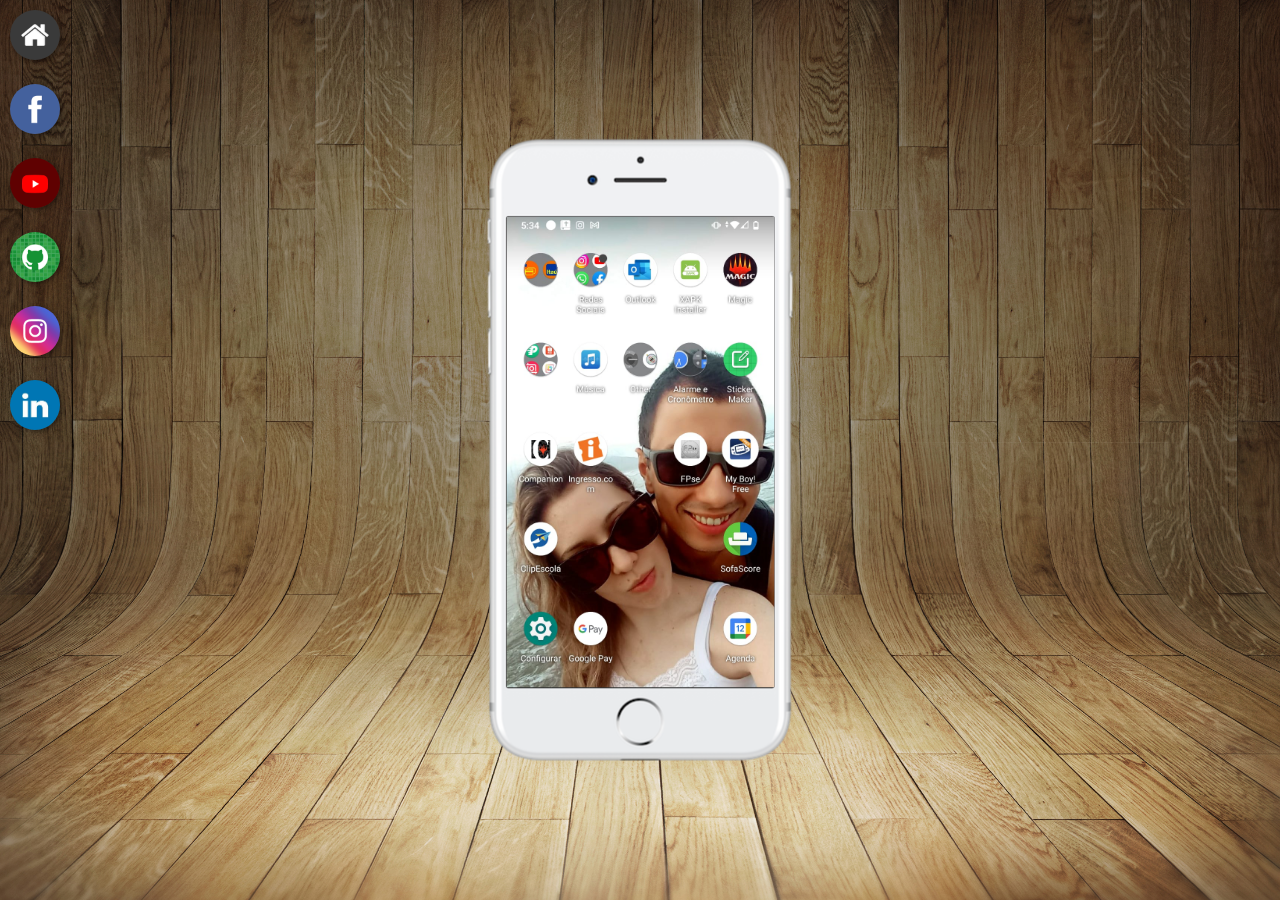
<file: index.html>
<!DOCTYPE html>
<html lang="pt-BR">
<head>
    <meta charset="UTF-8">
    <meta http-equiv="X-UA-Compatible" content="IE=edge">
    <meta name="viewport" content="width=device-width, initial-scale=1.0">
    <link rel="shortcut icon" href="favicon.ico" type="image/x-icon">
    <link rel="stylesheet" href="estilos/style.css">
    <title>Projetos Redes Sociais</title>
</head>
<body>
    
   <main>
    <section id="telefone">
        <iframe src="home.html" name="tela" id="tela" frameborder="0">
            Seu navegador não é compatível com isso.
        </iframe>
    </section>
    <section id="redes-sociais">
        <a href="home.html" target="tela"><img src="imagens/logo-home.jpg" alt=""></a><br>
        <a href="facebook.html" target="tela"><img src="imagens/logo-facebook.jpg" alt=""></a><br>
        <a href="youtube.html" target="tela"><img src="imagens/logo-youtube.jpg" alt=""></a><br>
        <a href="github.html" target="tela"><img src="imagens/logo-github.jpg" alt=""></a><br>
        <a href="instagram.html" target="tela"><img src="imagens/logo-instagram.jpg" alt=""></a><br>
        <a href="linkedln.html" target="tela"><img src="imagens/logolink.jpg" alt=""></a>
    </section>
   </main>
    
</body>
</html>
</file>
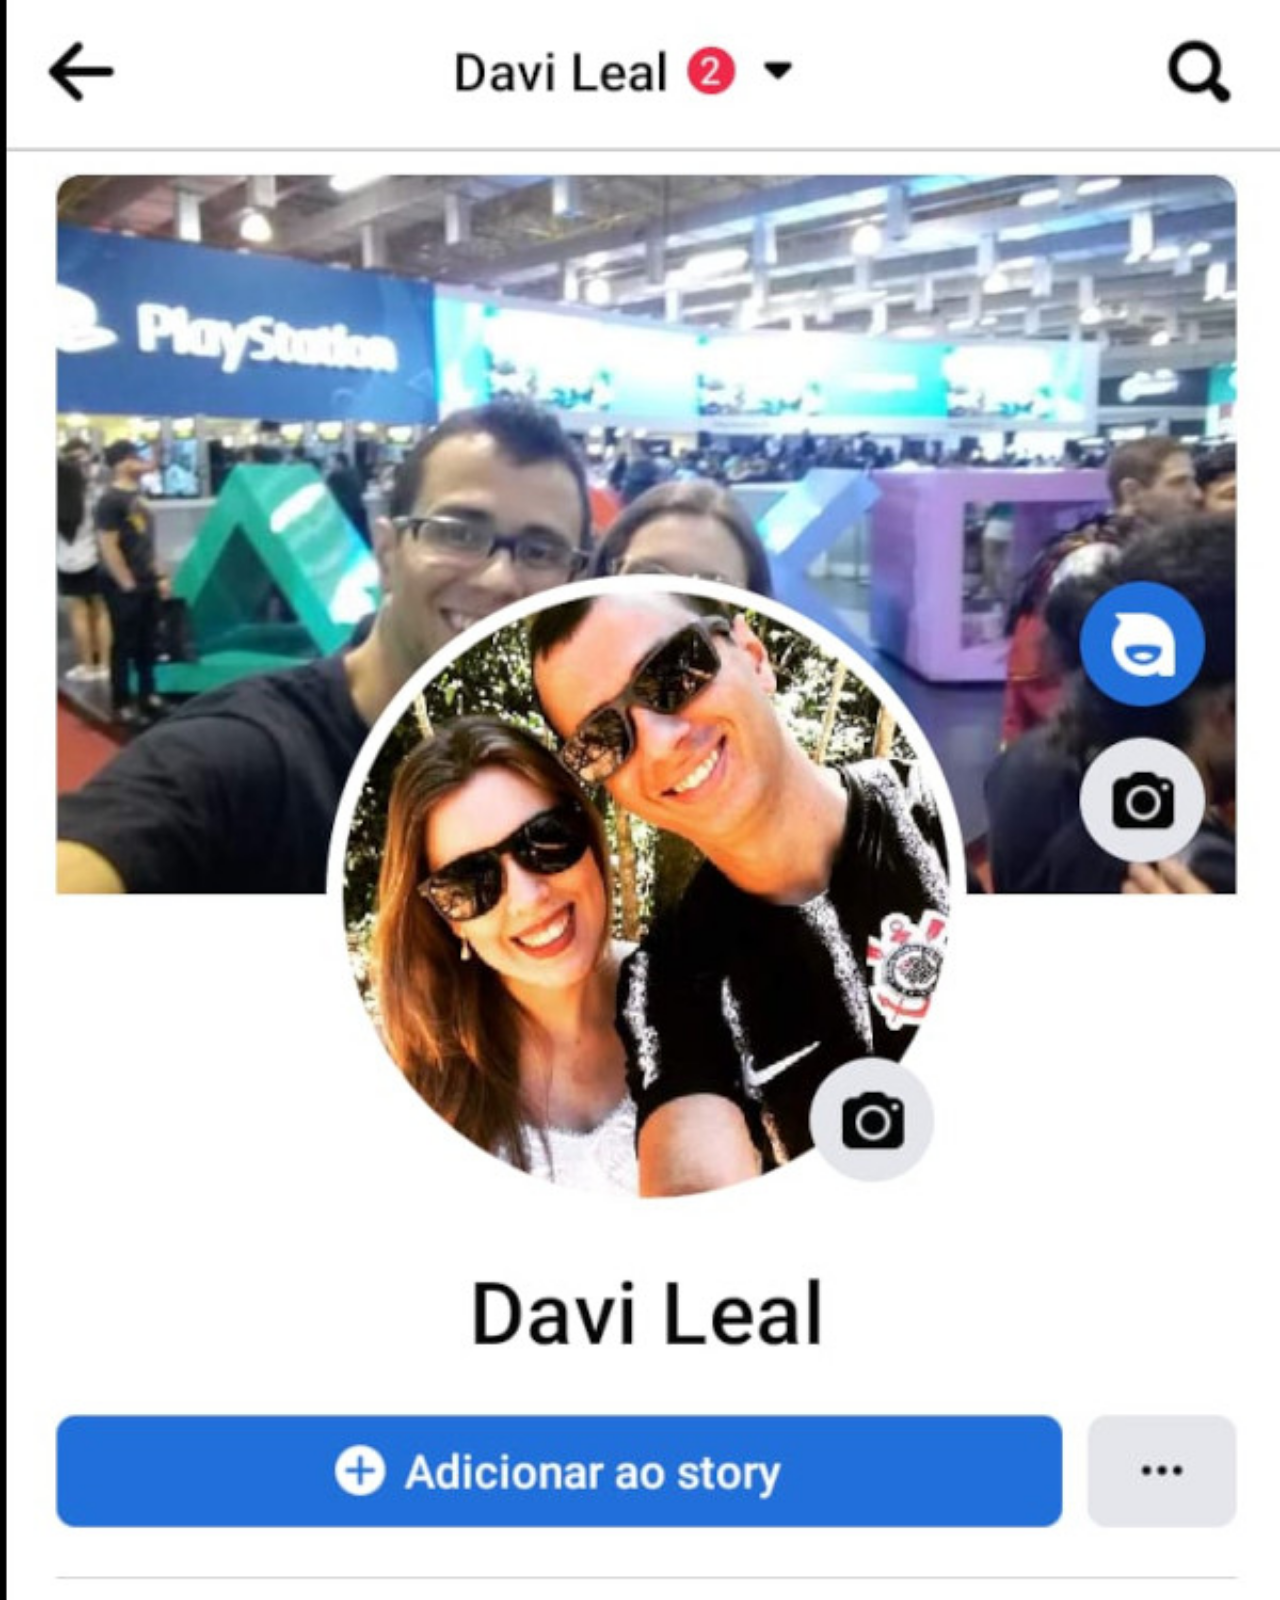
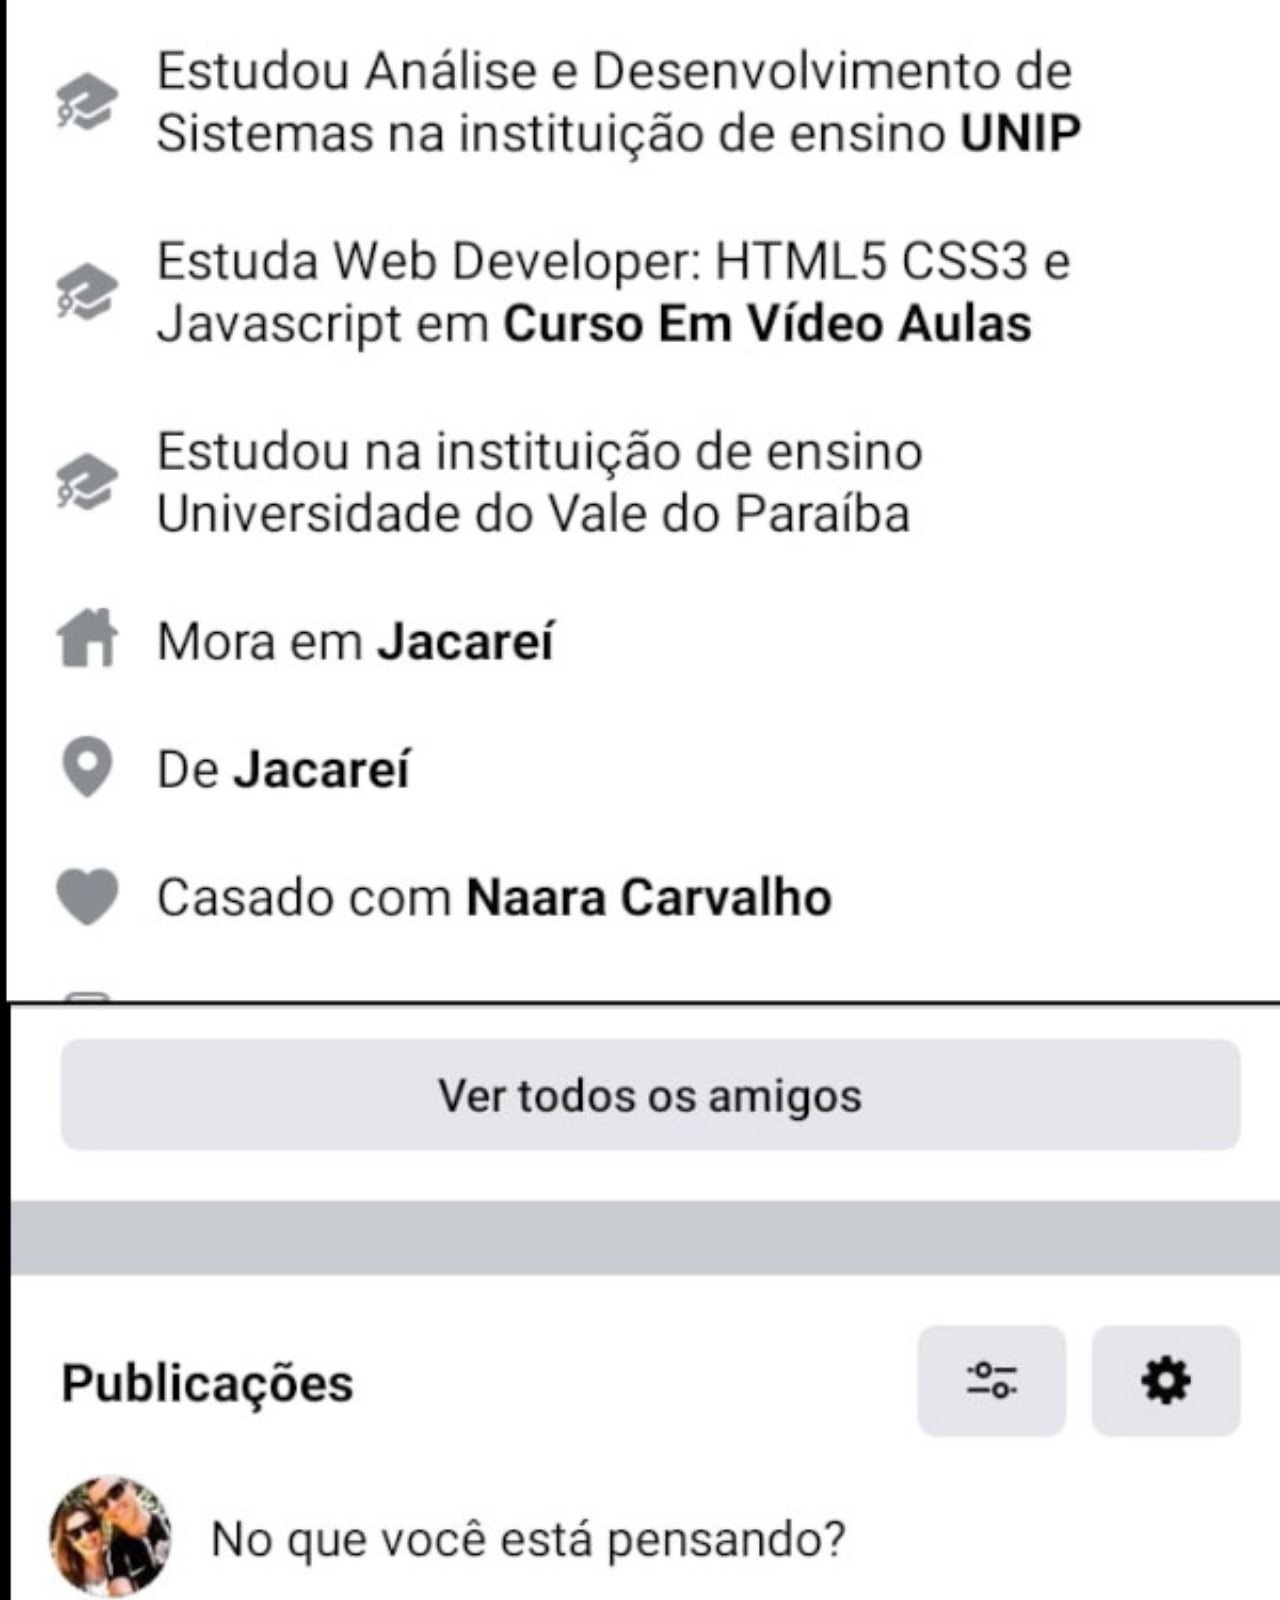
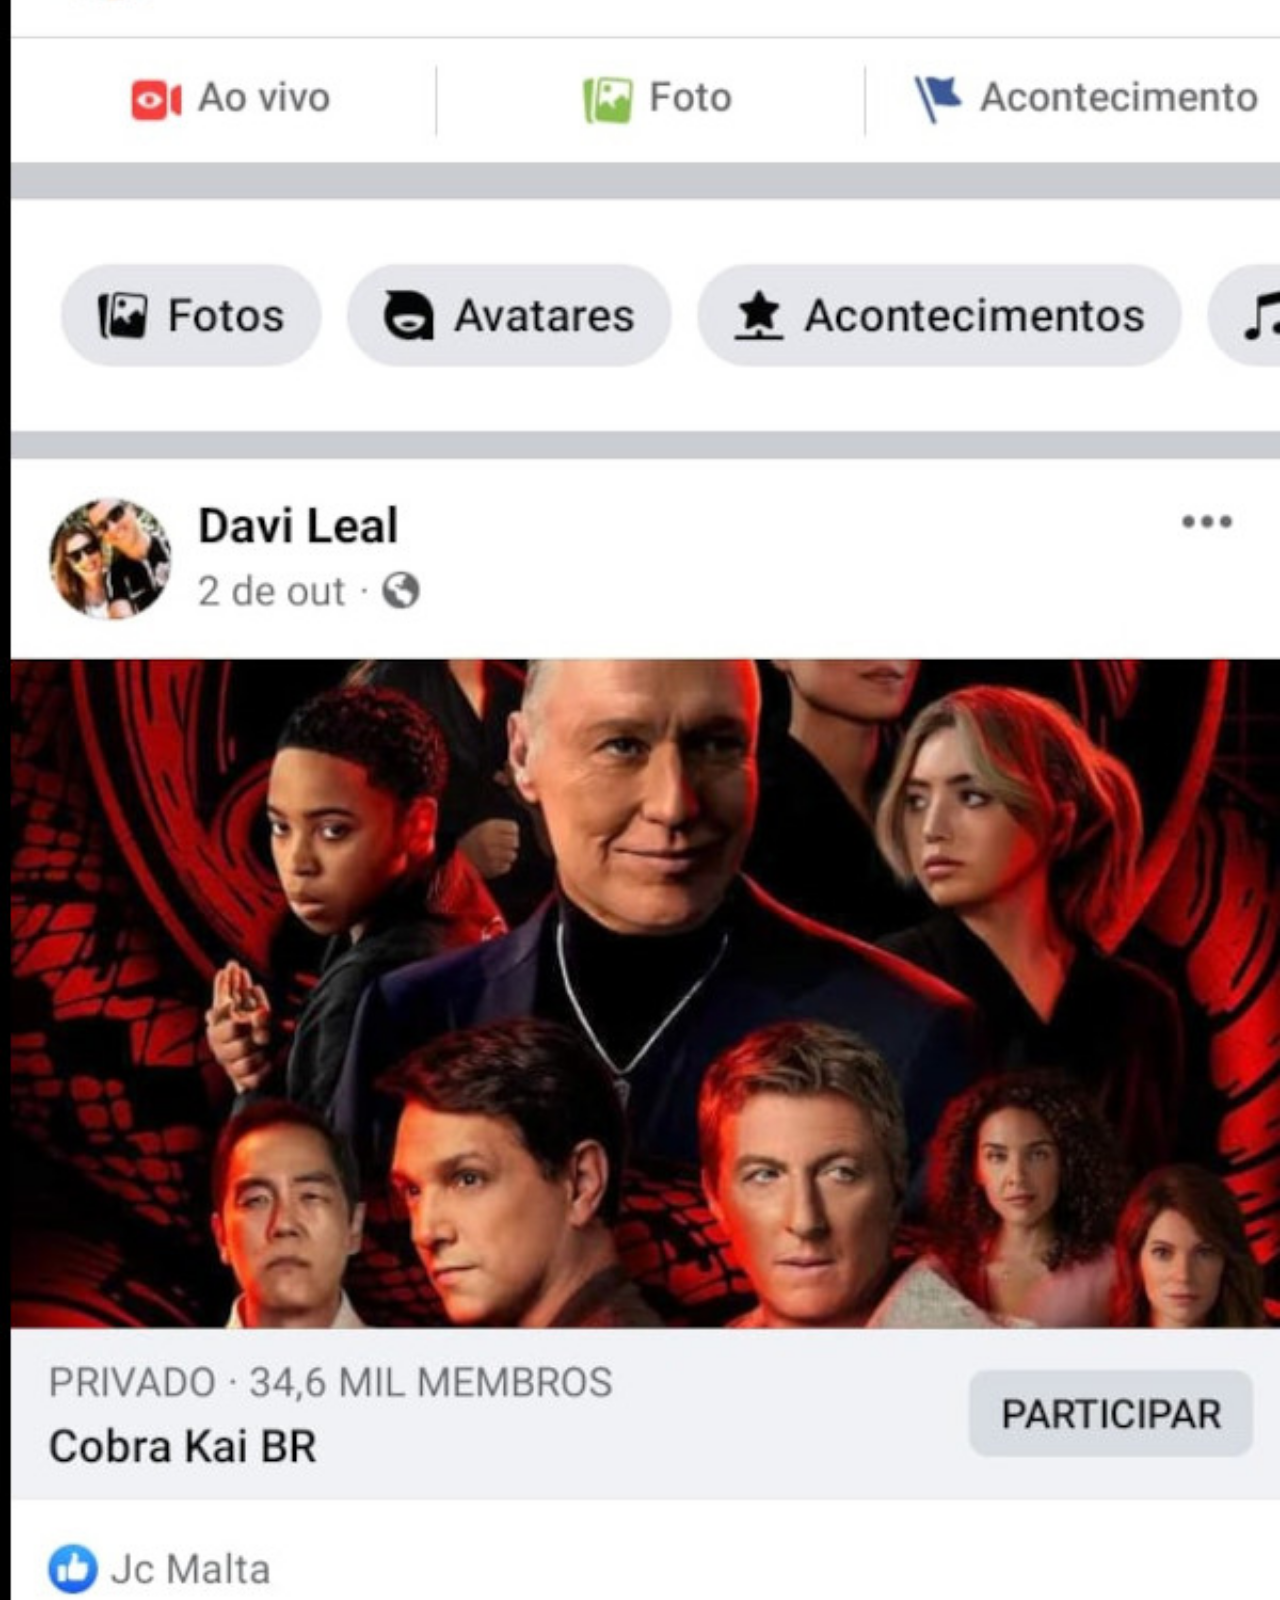
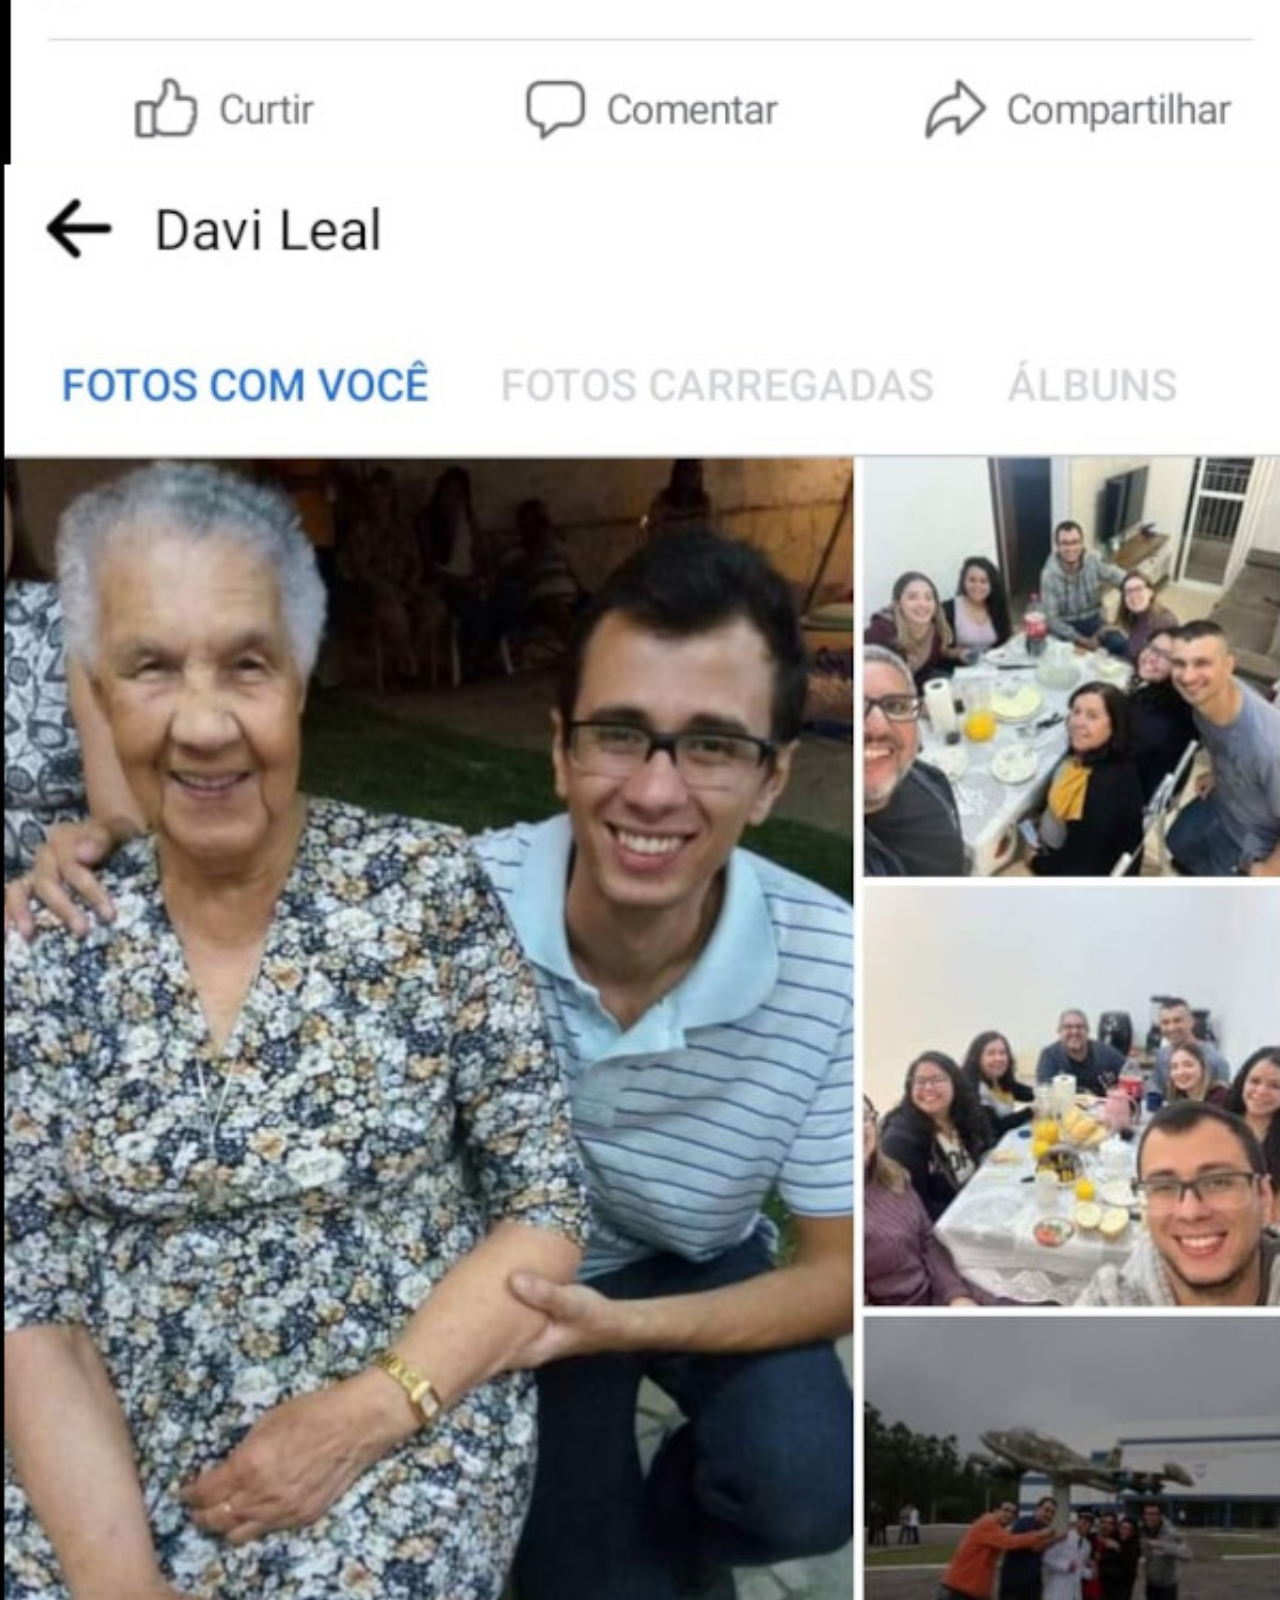
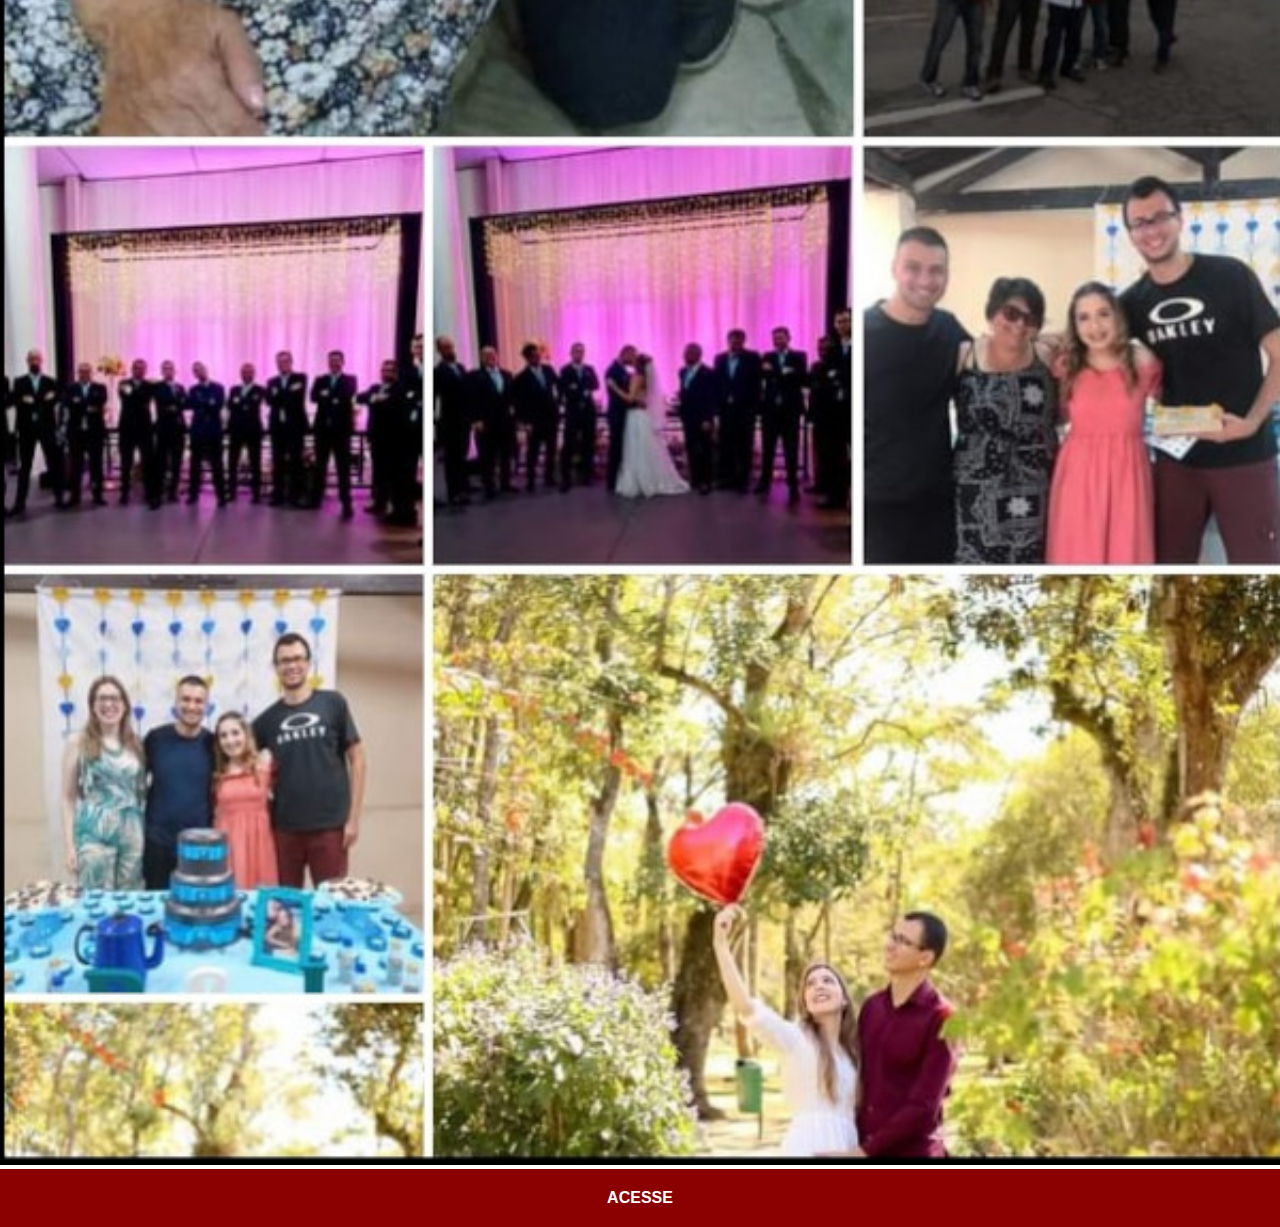
<file: facebook.html>
<!DOCTYPE html>
<html lang="pt-br">
<head>
    <meta charset="UTF-8">
    <meta http-equiv="X-UA-Compatible" content="IE=edge">
    <meta name="viewport" content="width=device-width, initial-scale=1.0">
    <link rel="stylesheet" href="estilos/social.css">
    <title>facebook</title>
</head>
<body>
    <img src="imagens/meufacebook.jpg" alt="Facebook">
    <a href="https://www.facebook.com/davi.leal.3/about_work_and_education" target="_blank">ACESSE</a>

    
</body>
</html>
</file>
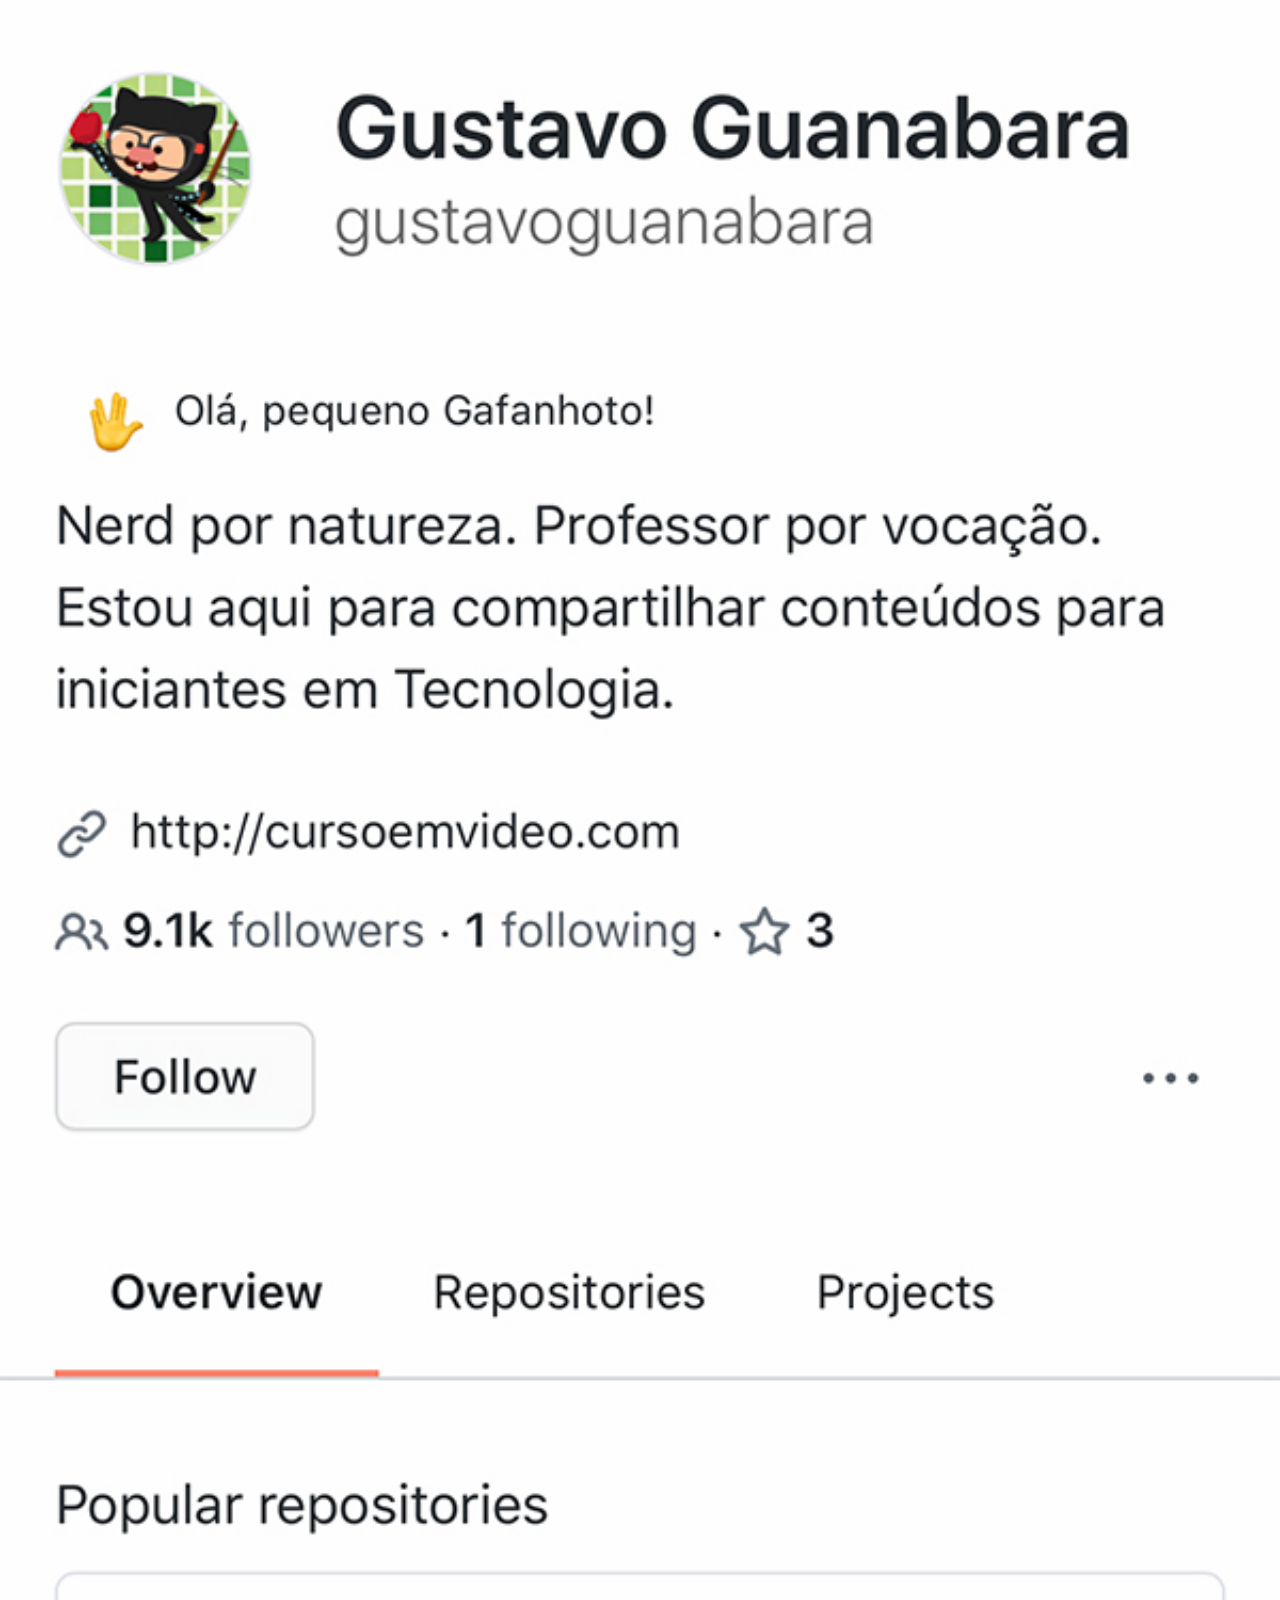
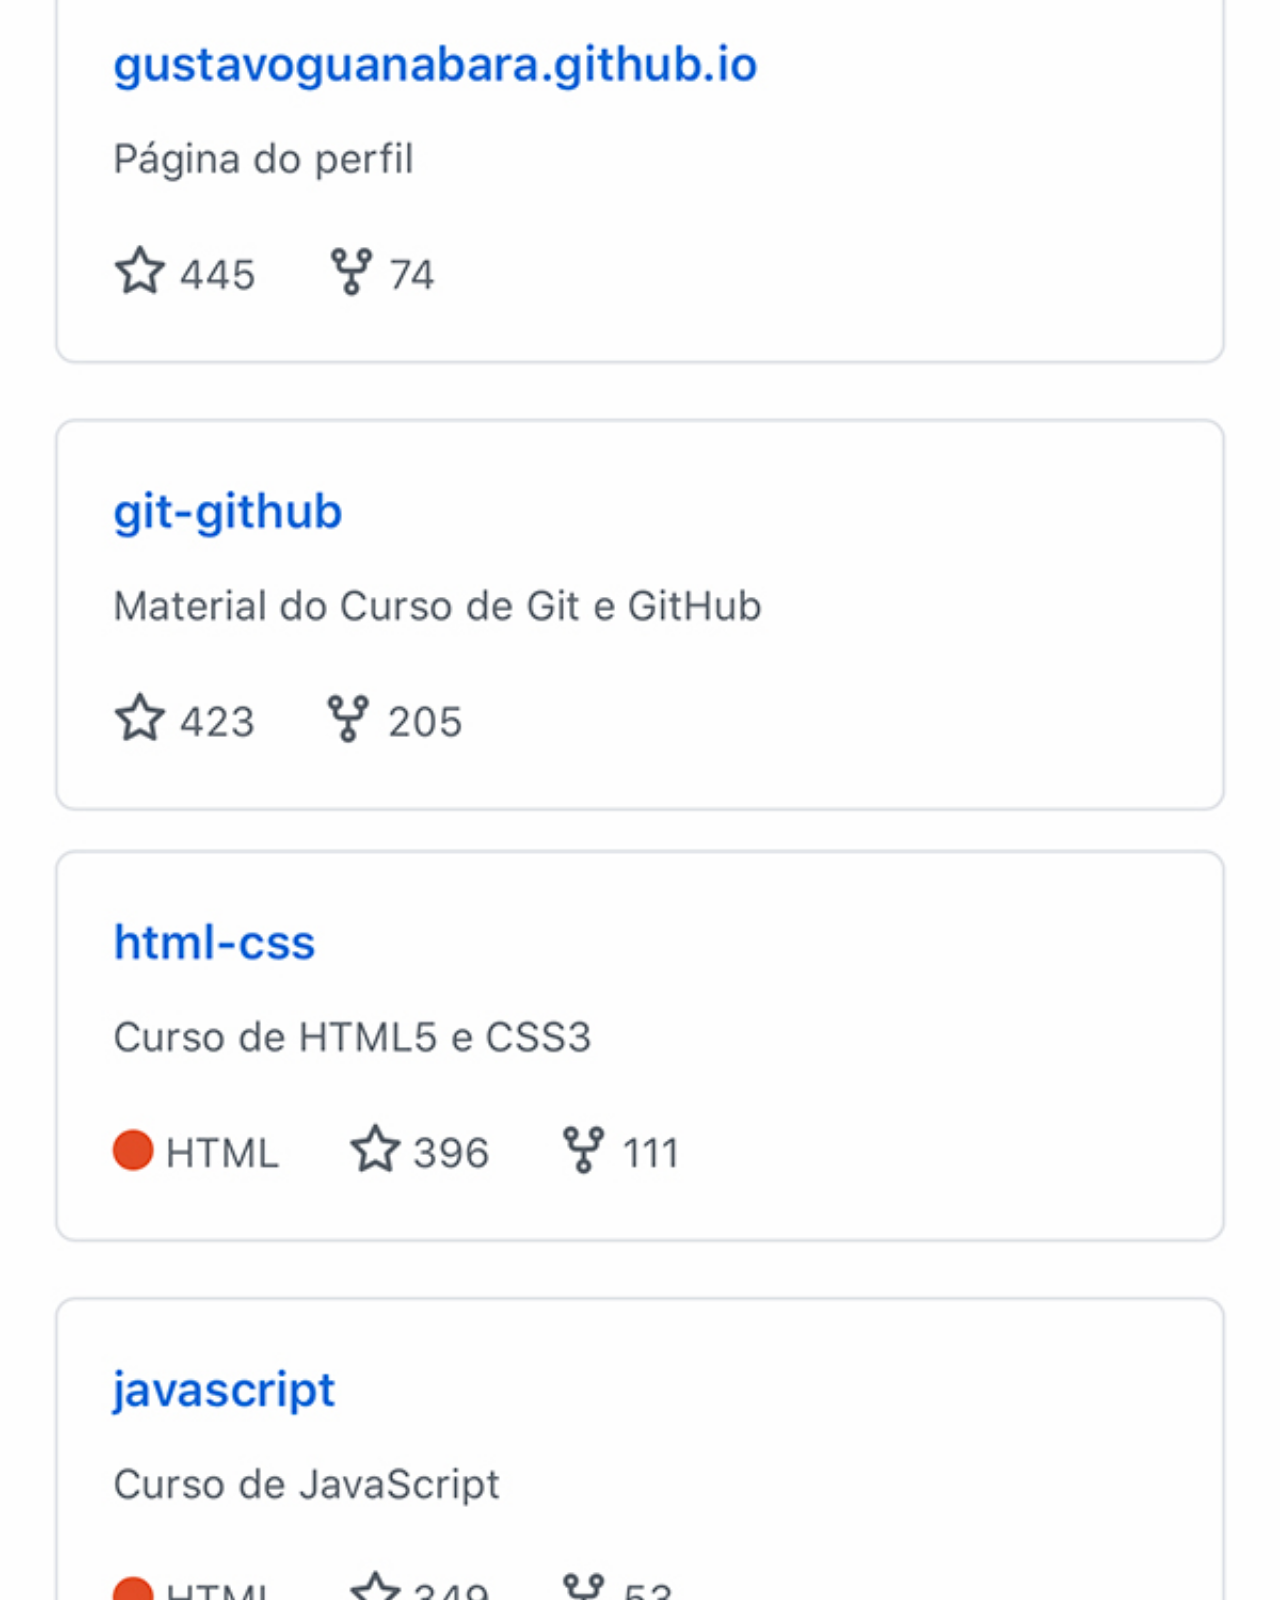
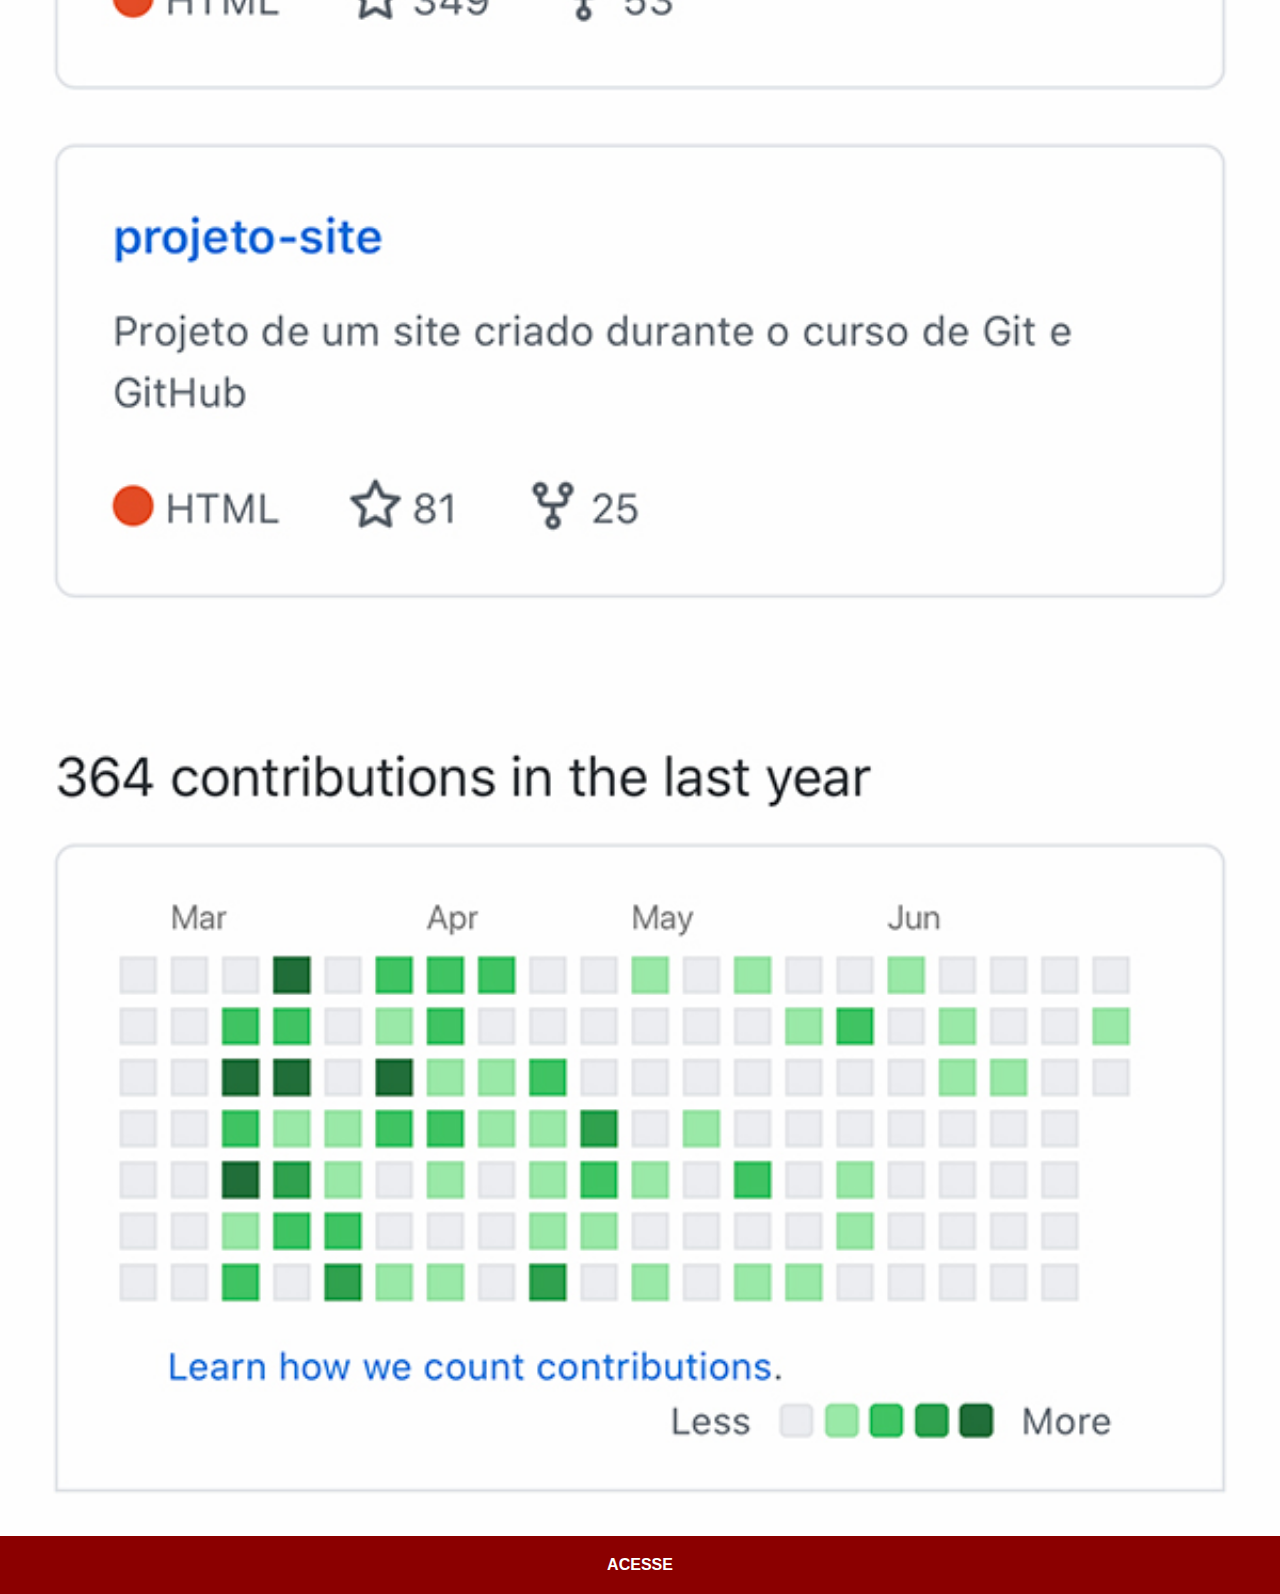
<file: github.html>
<!DOCTYPE html>
<html lang="pt-br">
<head>
    <meta charset="UTF-8">
    <meta http-equiv="X-UA-Compatible" content="IE=edge">
    <meta name="viewport" content="width=device-width, initial-scale=1.0">
    <link rel="stylesheet" href="estilos/social.css">
    <title>GitHub</title>
</head>
<body>
    <img src="imagens/tela-github.jpg" alt="GitHub">
    <a href="https://github.com/davileal7" target="_blank">ACESSE</a>
    
</body>
</html>
</file>
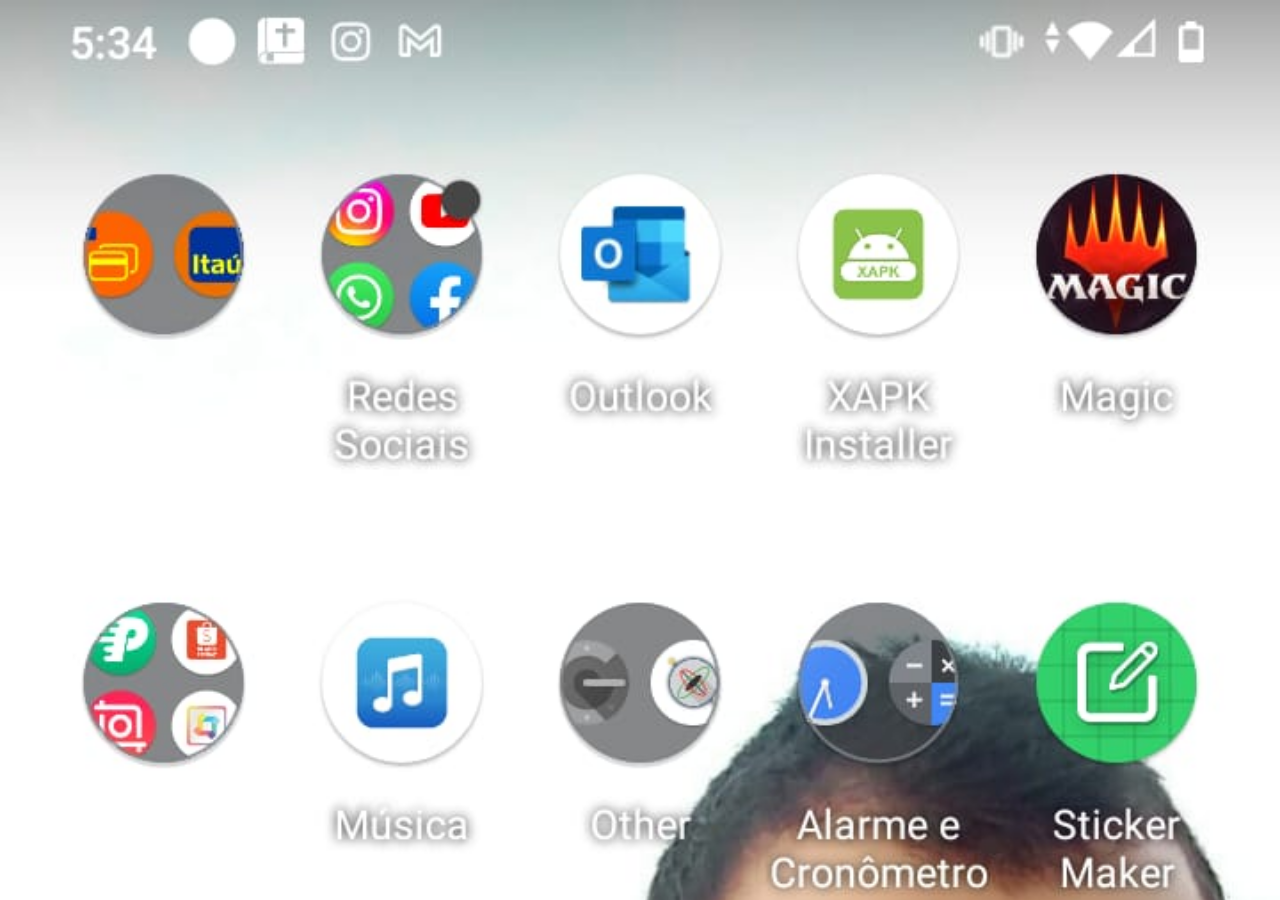
<file: home.html>
<!DOCTYPE html>
<html lang="pt-br">
<head>
    <meta charset="UTF-8">
    <meta http-equiv="X-UA-Compatible" content="IE=edge">
    <meta name="viewport" content="width=device-width, initial-scale=1.0">
    <title>Document</title>
</head>
<body>
    <style>
        * {
            margin: 0px;
            padding: 0px;
        }

        body {
            width: 100vw;
            height: 100vh;
            background: black url('imagens/meuhome.jpg') no-repeat;
            background-size: cover;
        }
    </style>
    
</body>
</html>
</file>
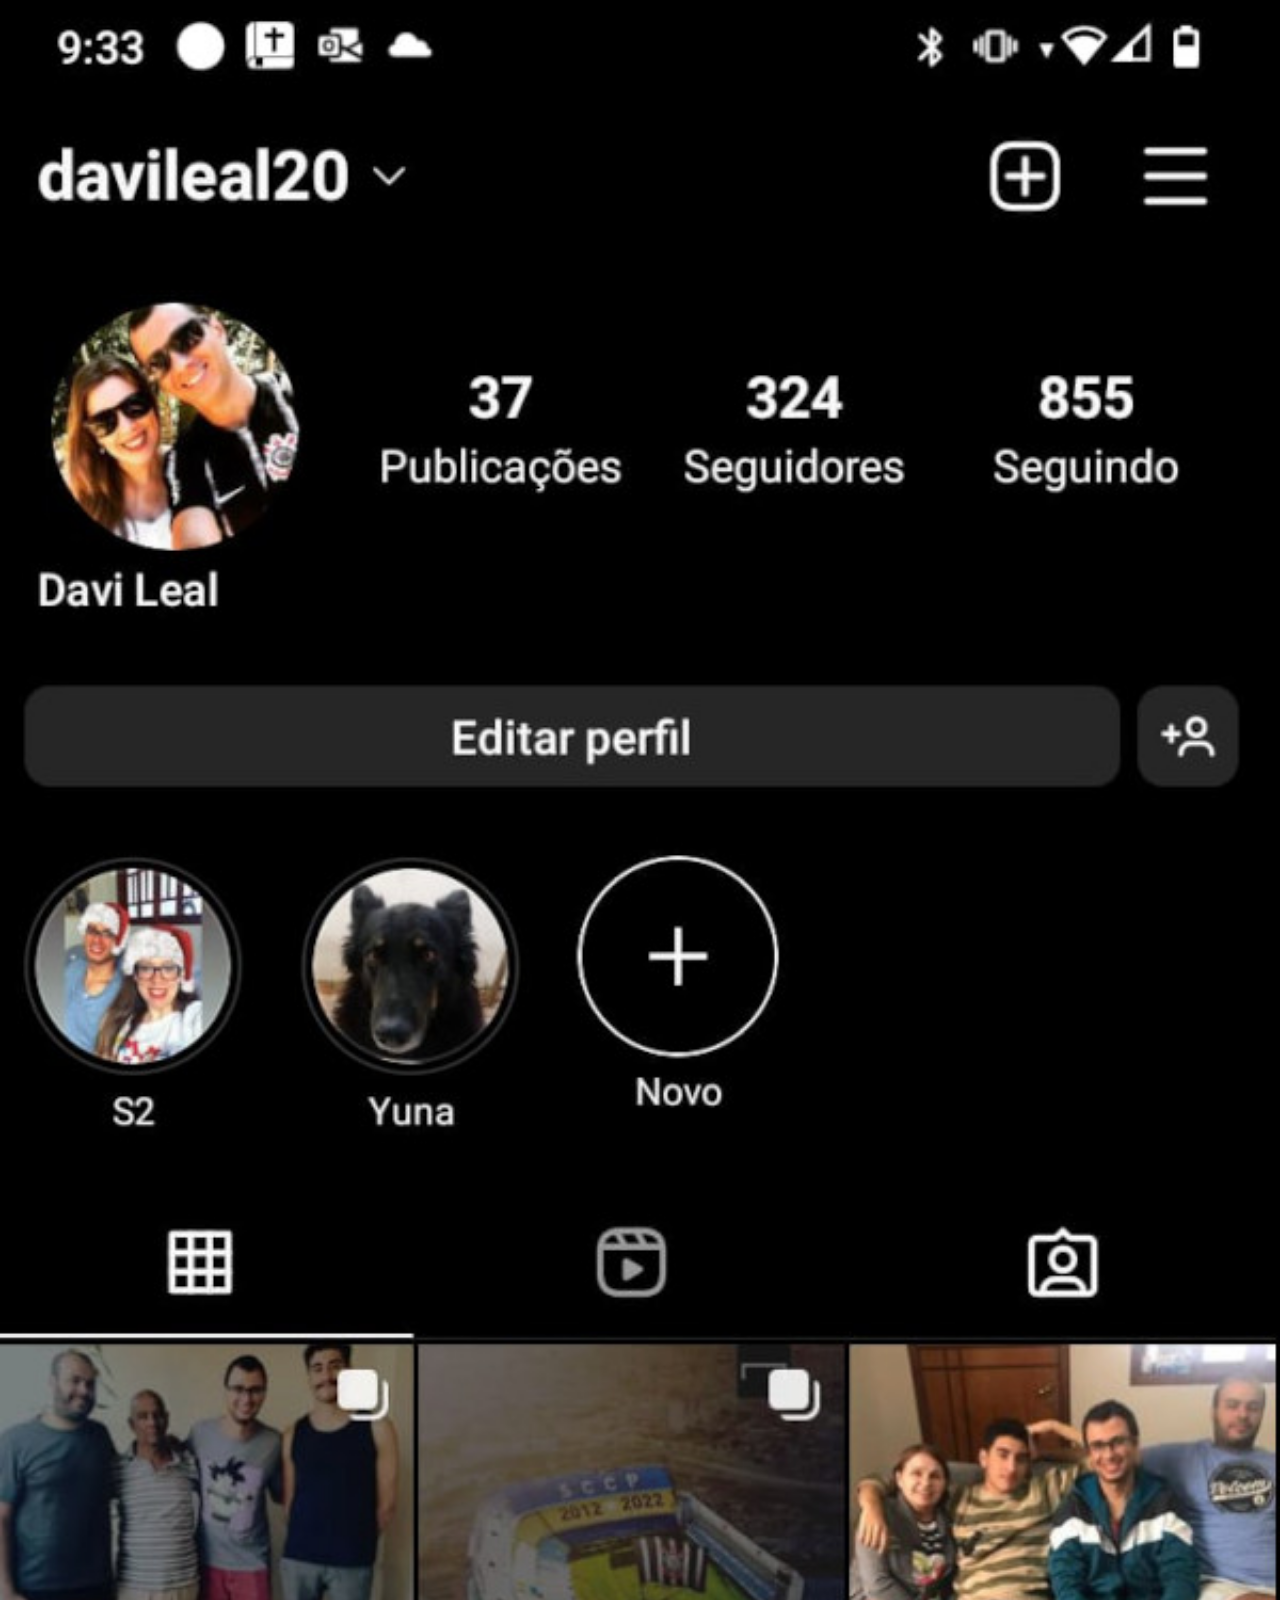
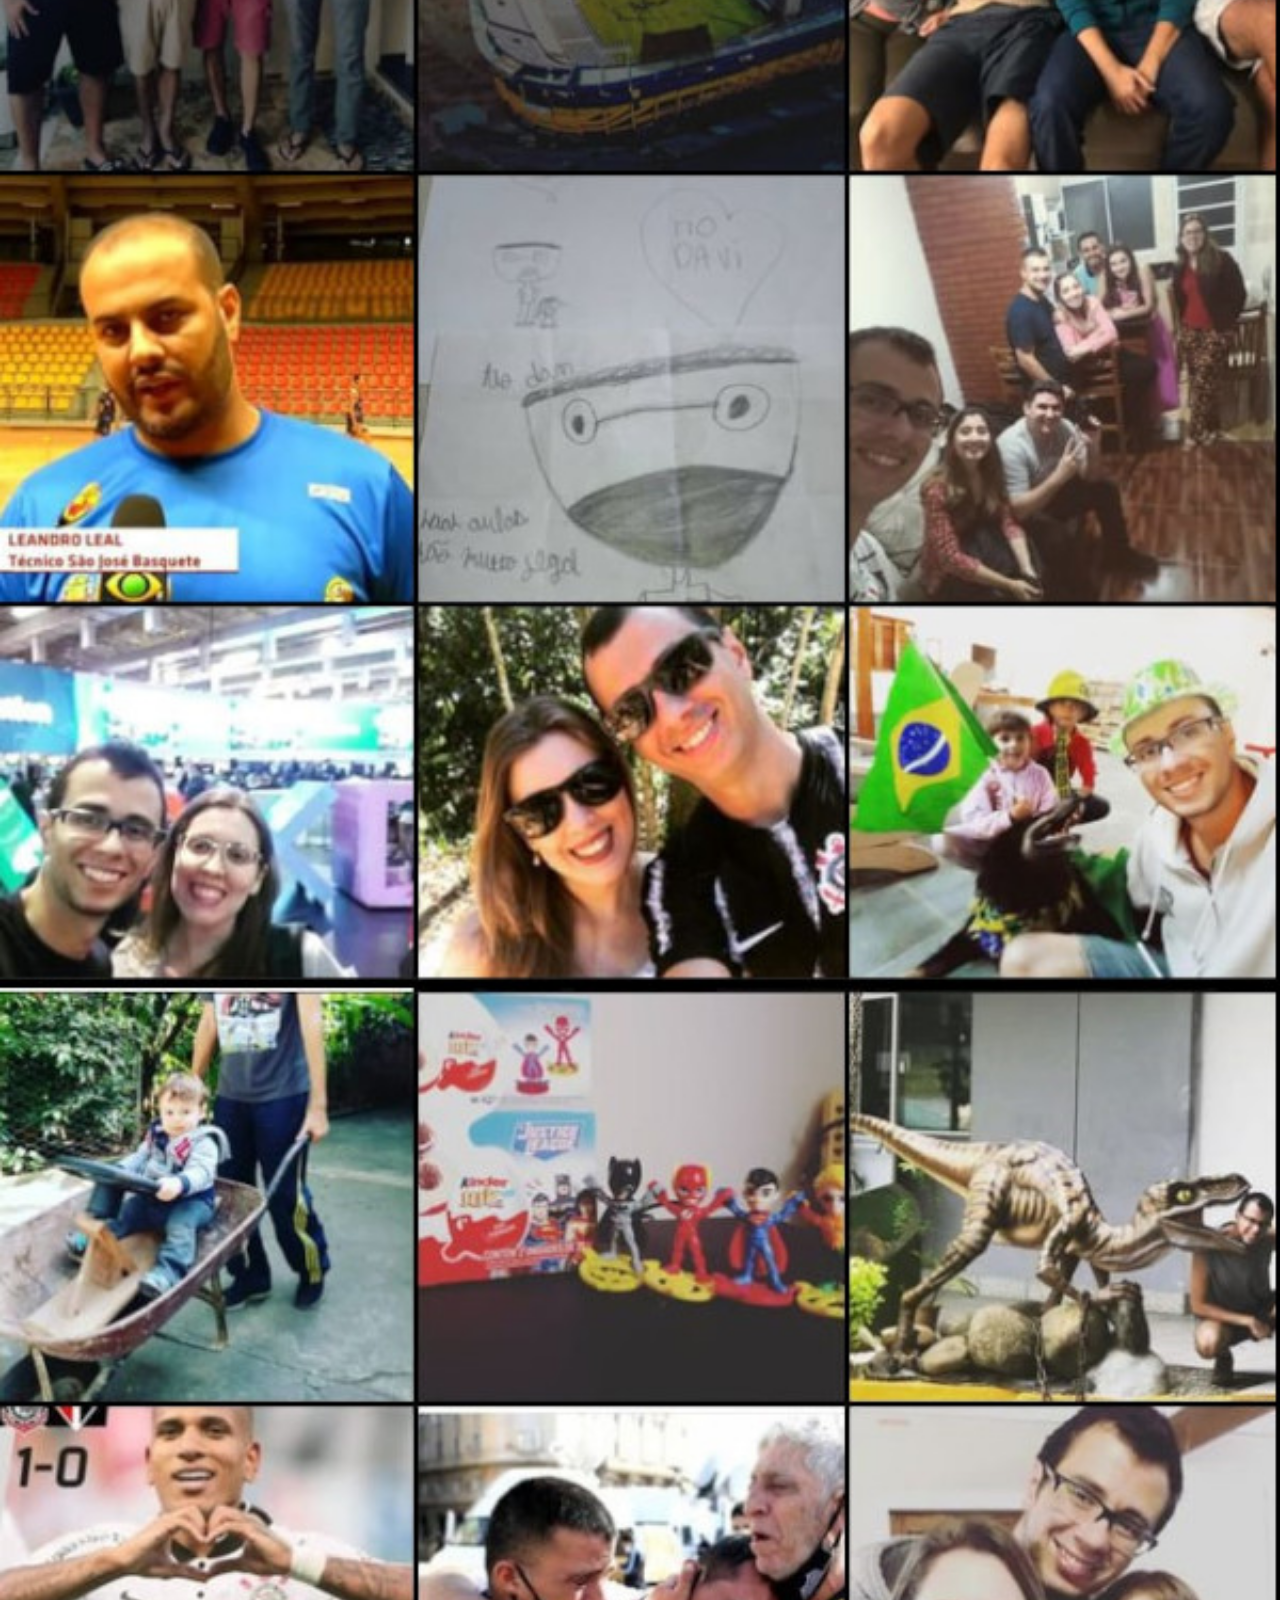
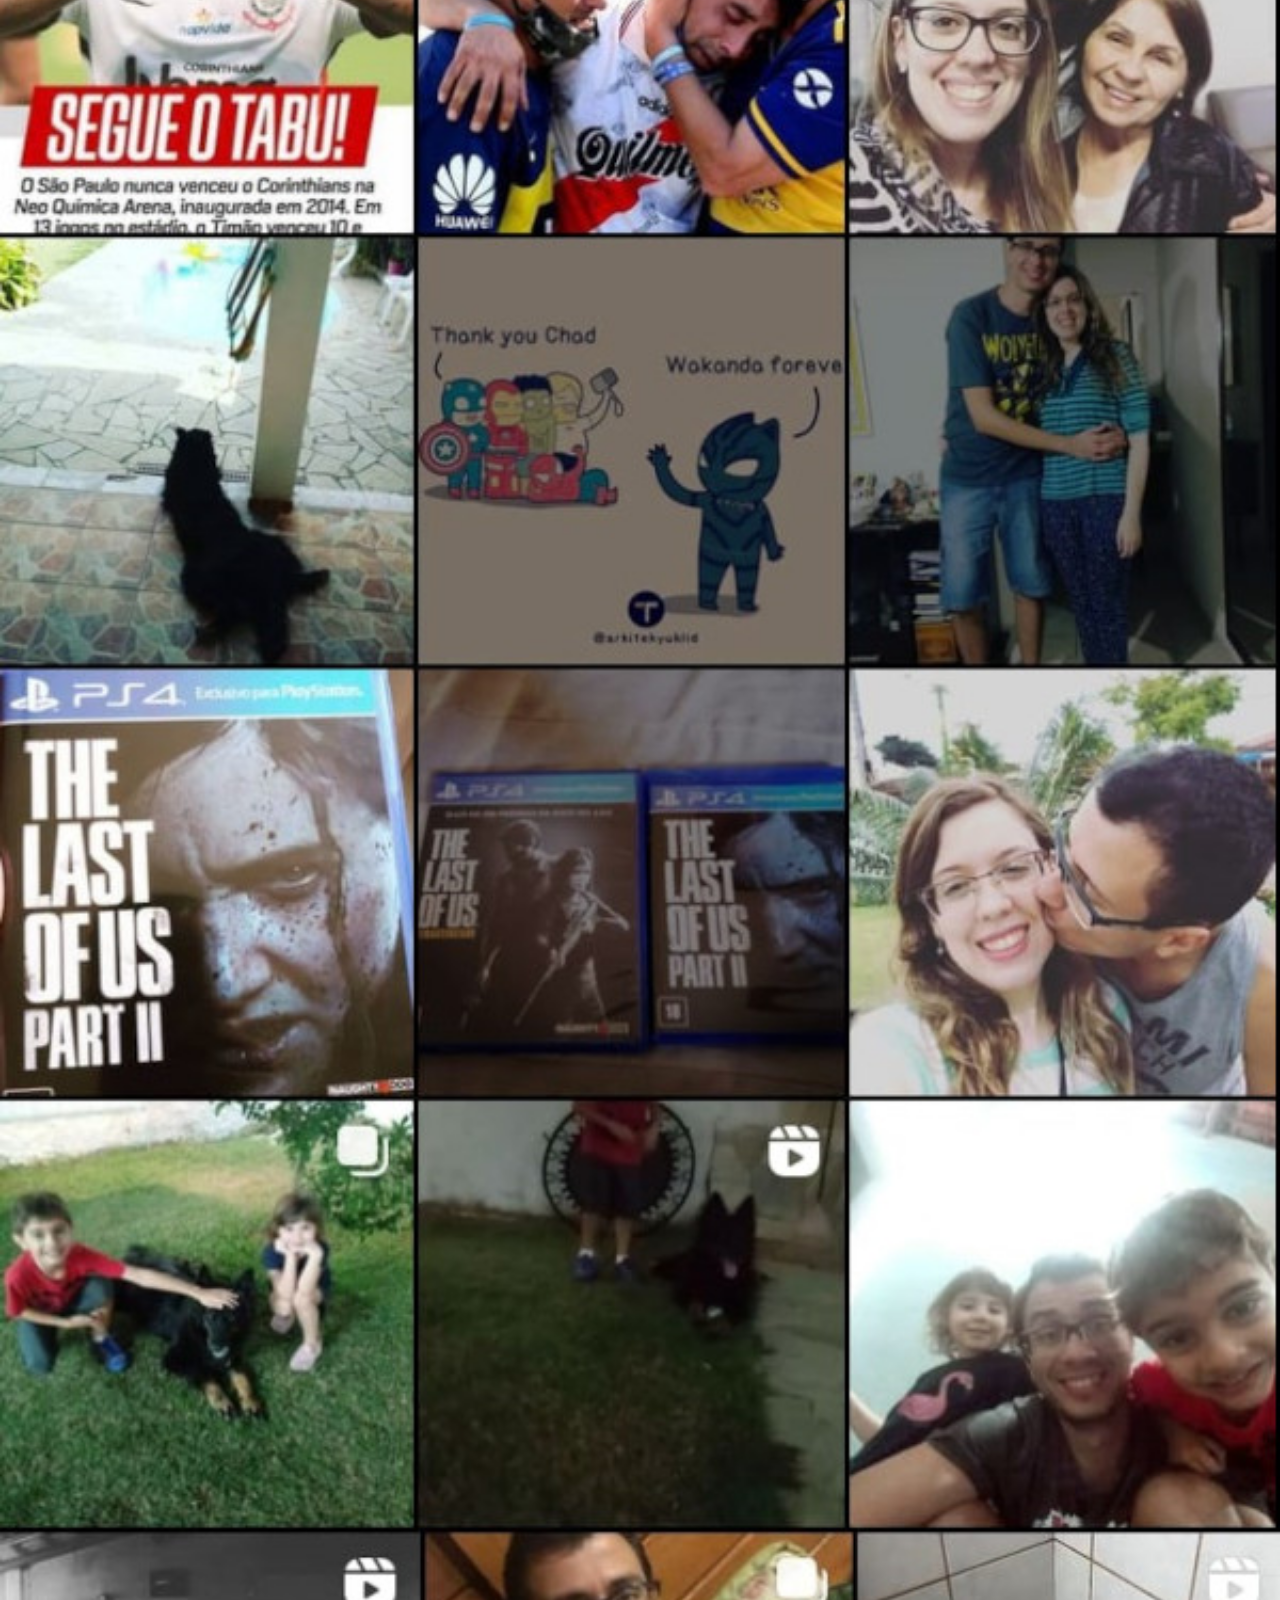
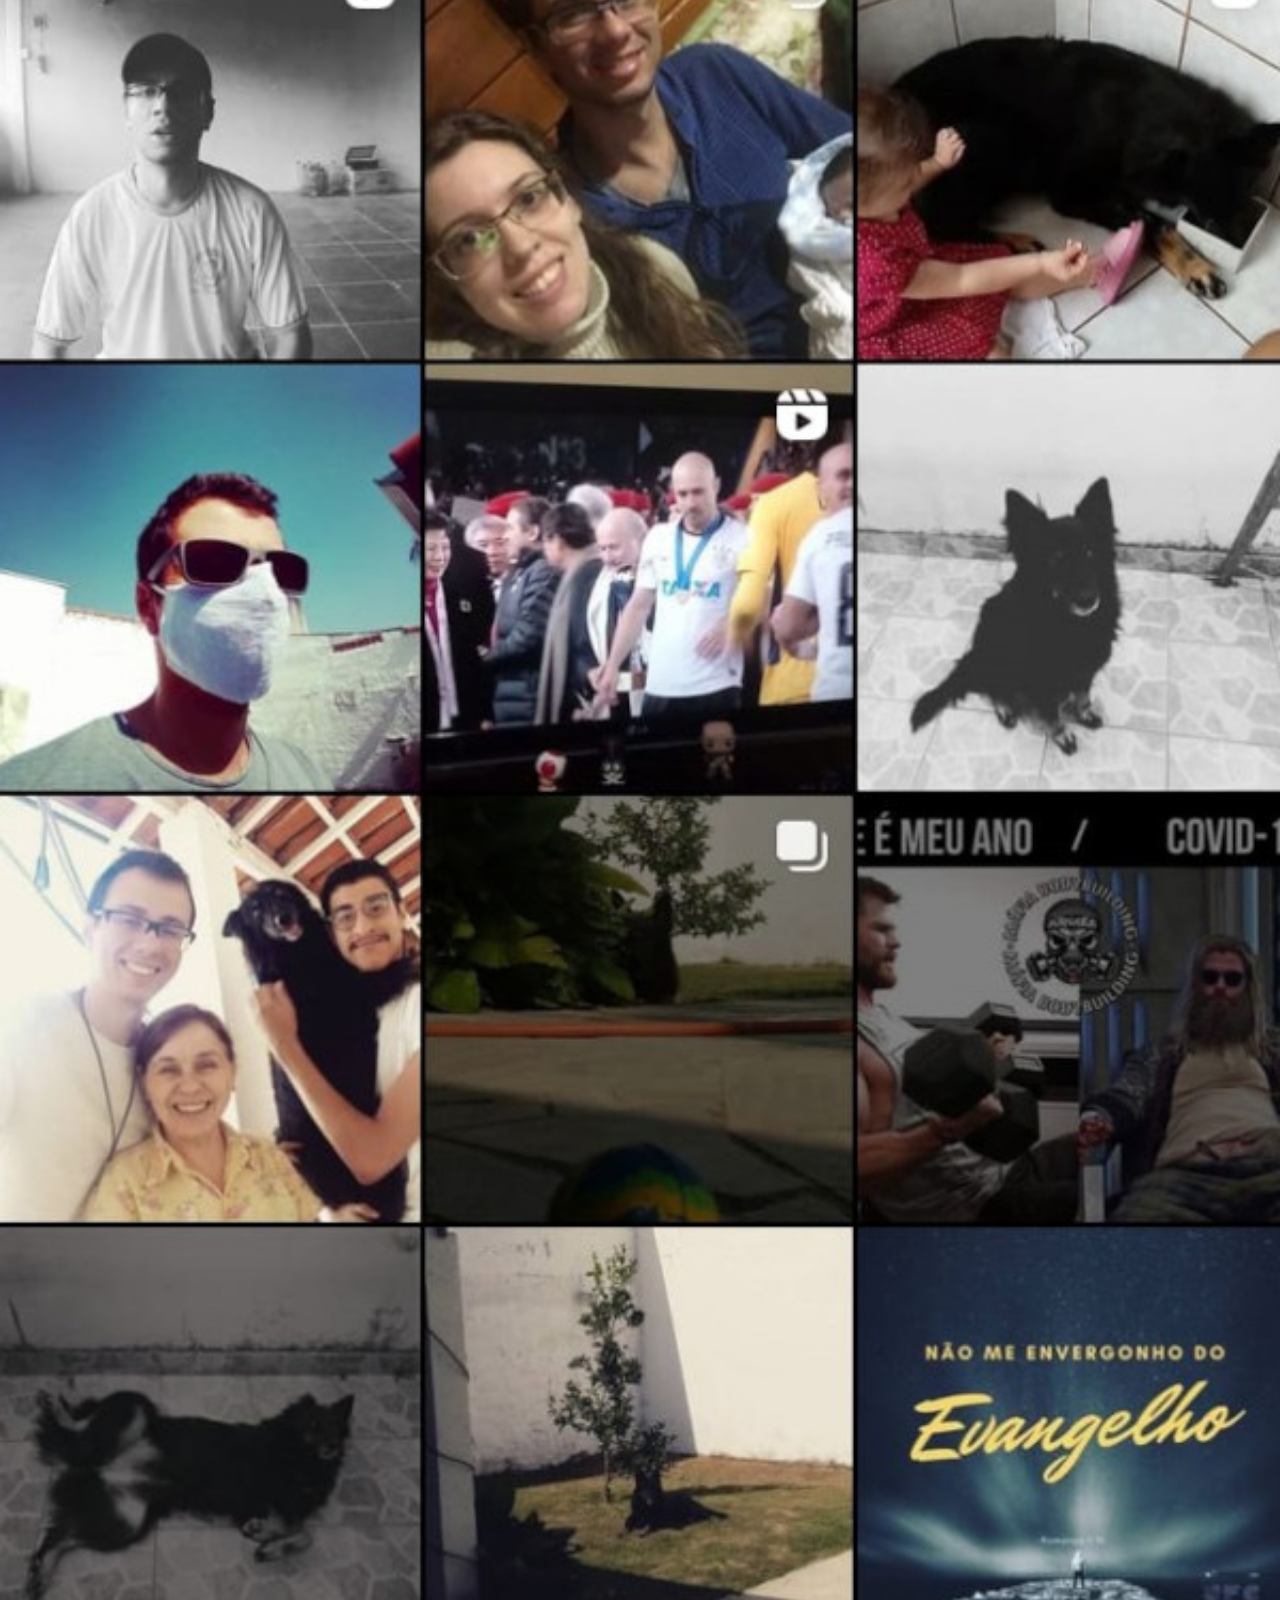
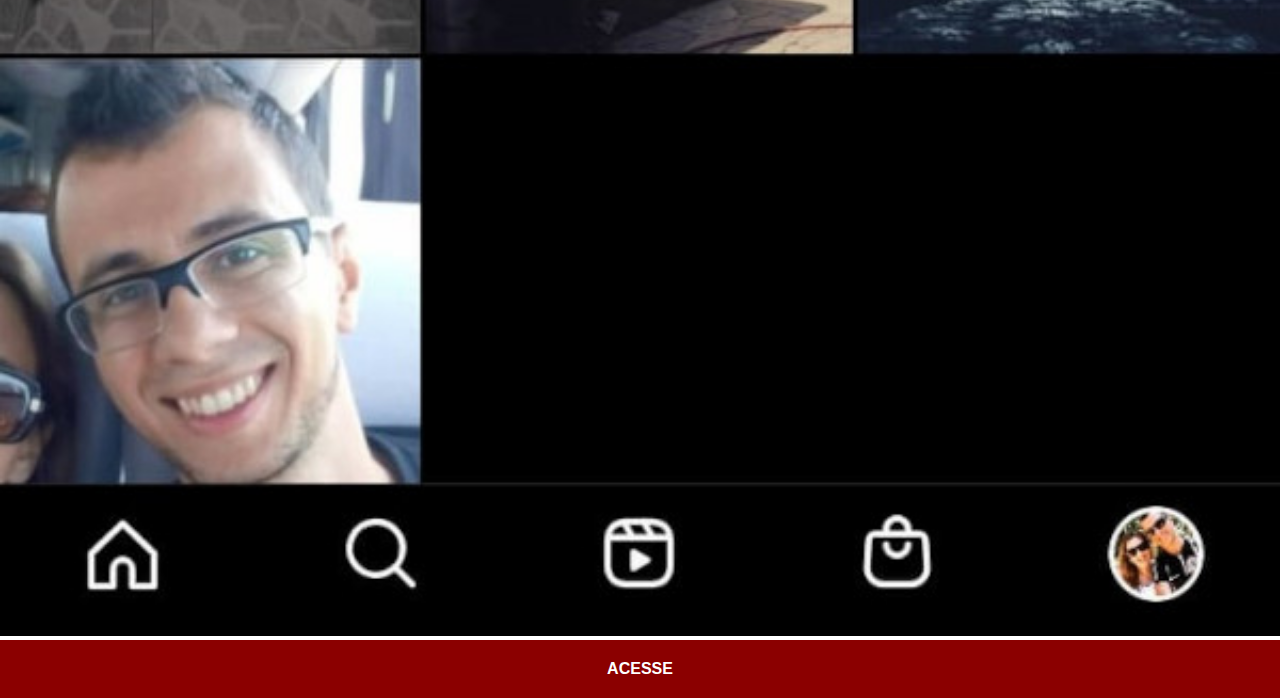
<file: instagram.html>
<!DOCTYPE html>
<html lang="pt-br">
<head>
    <meta charset="UTF-8">
    <meta http-equiv="X-UA-Compatible" content="IE=edge">
    <meta name="viewport" content="width=device-width, initial-scale=1.0">
    <link rel="stylesheet" href="estilos/social.css">
    <title>Instagram</title>
</head>
<body>
    <img src="imagens/meuinstagram.jpg" alt="Instagram">
    <a href="https://www.instagram.com/davileal20/" target="_blank">ACESSE</a>
    
</body>
</html>
</file>
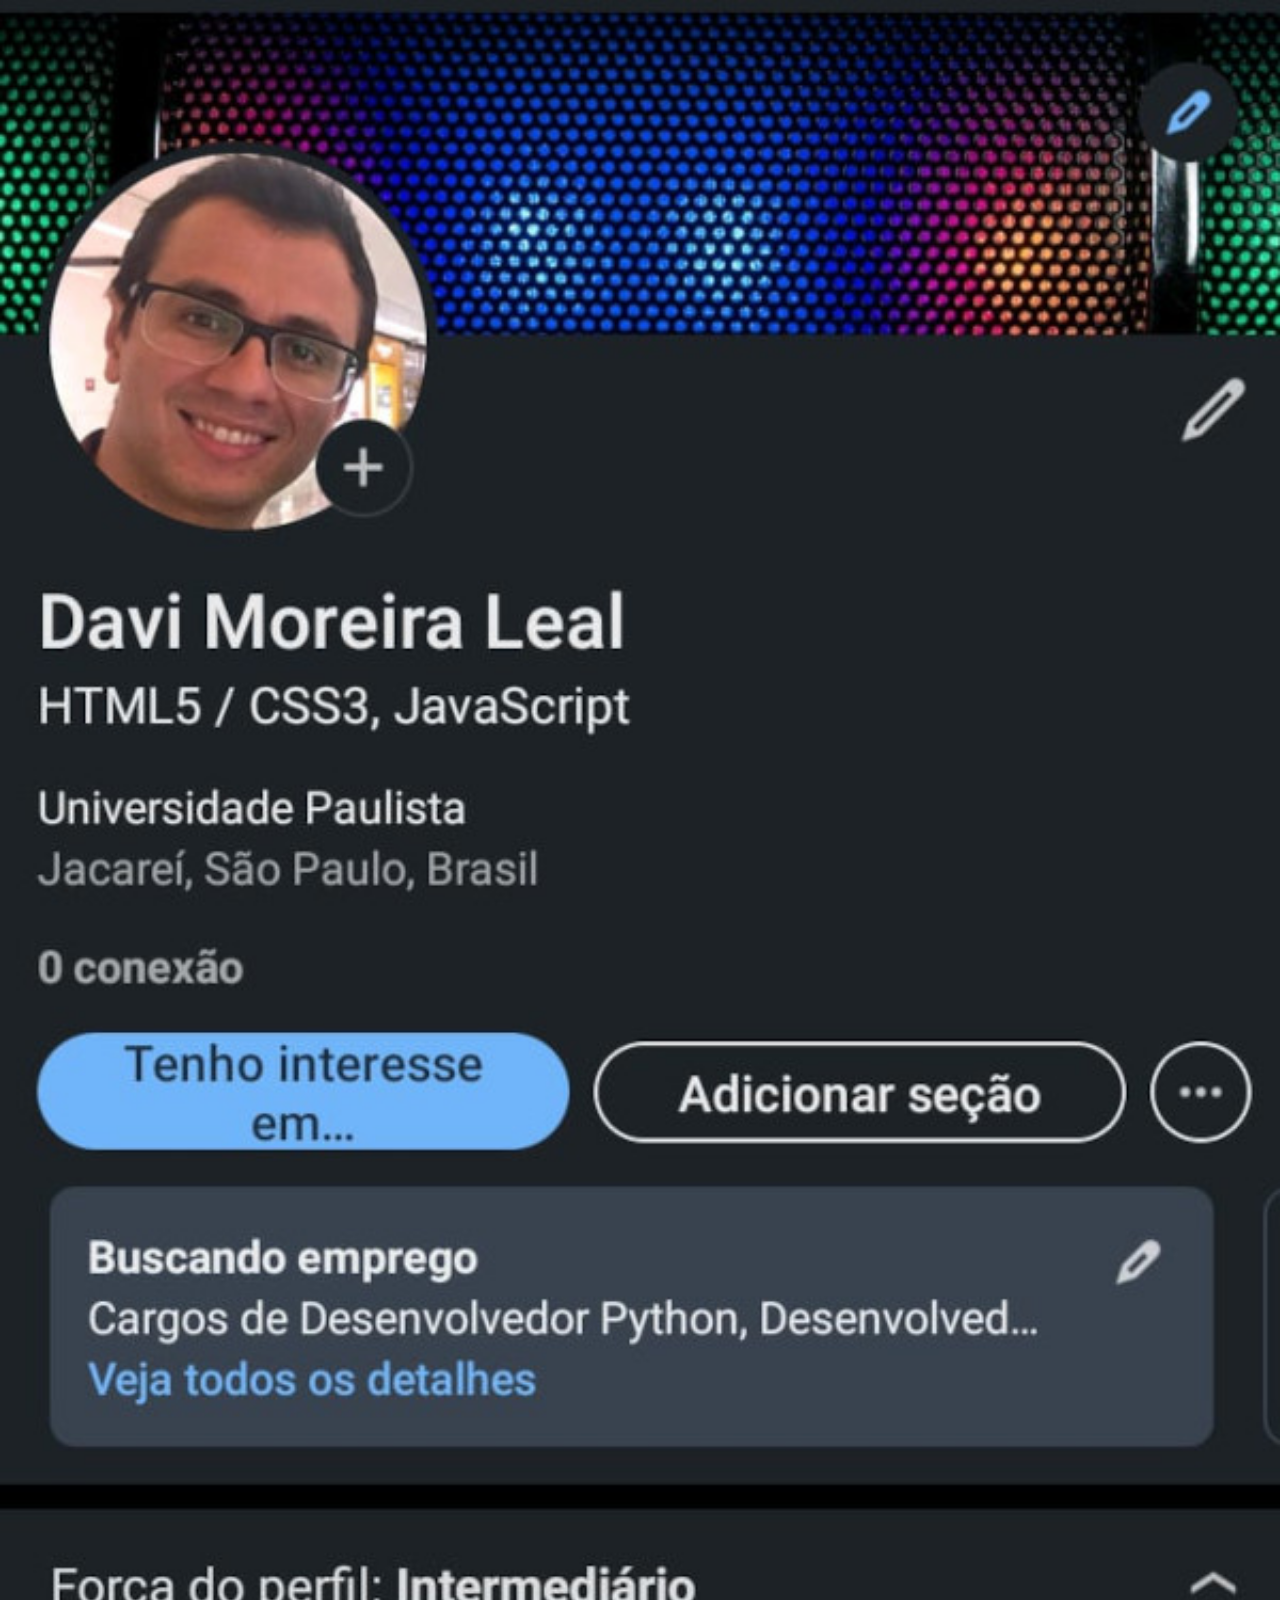
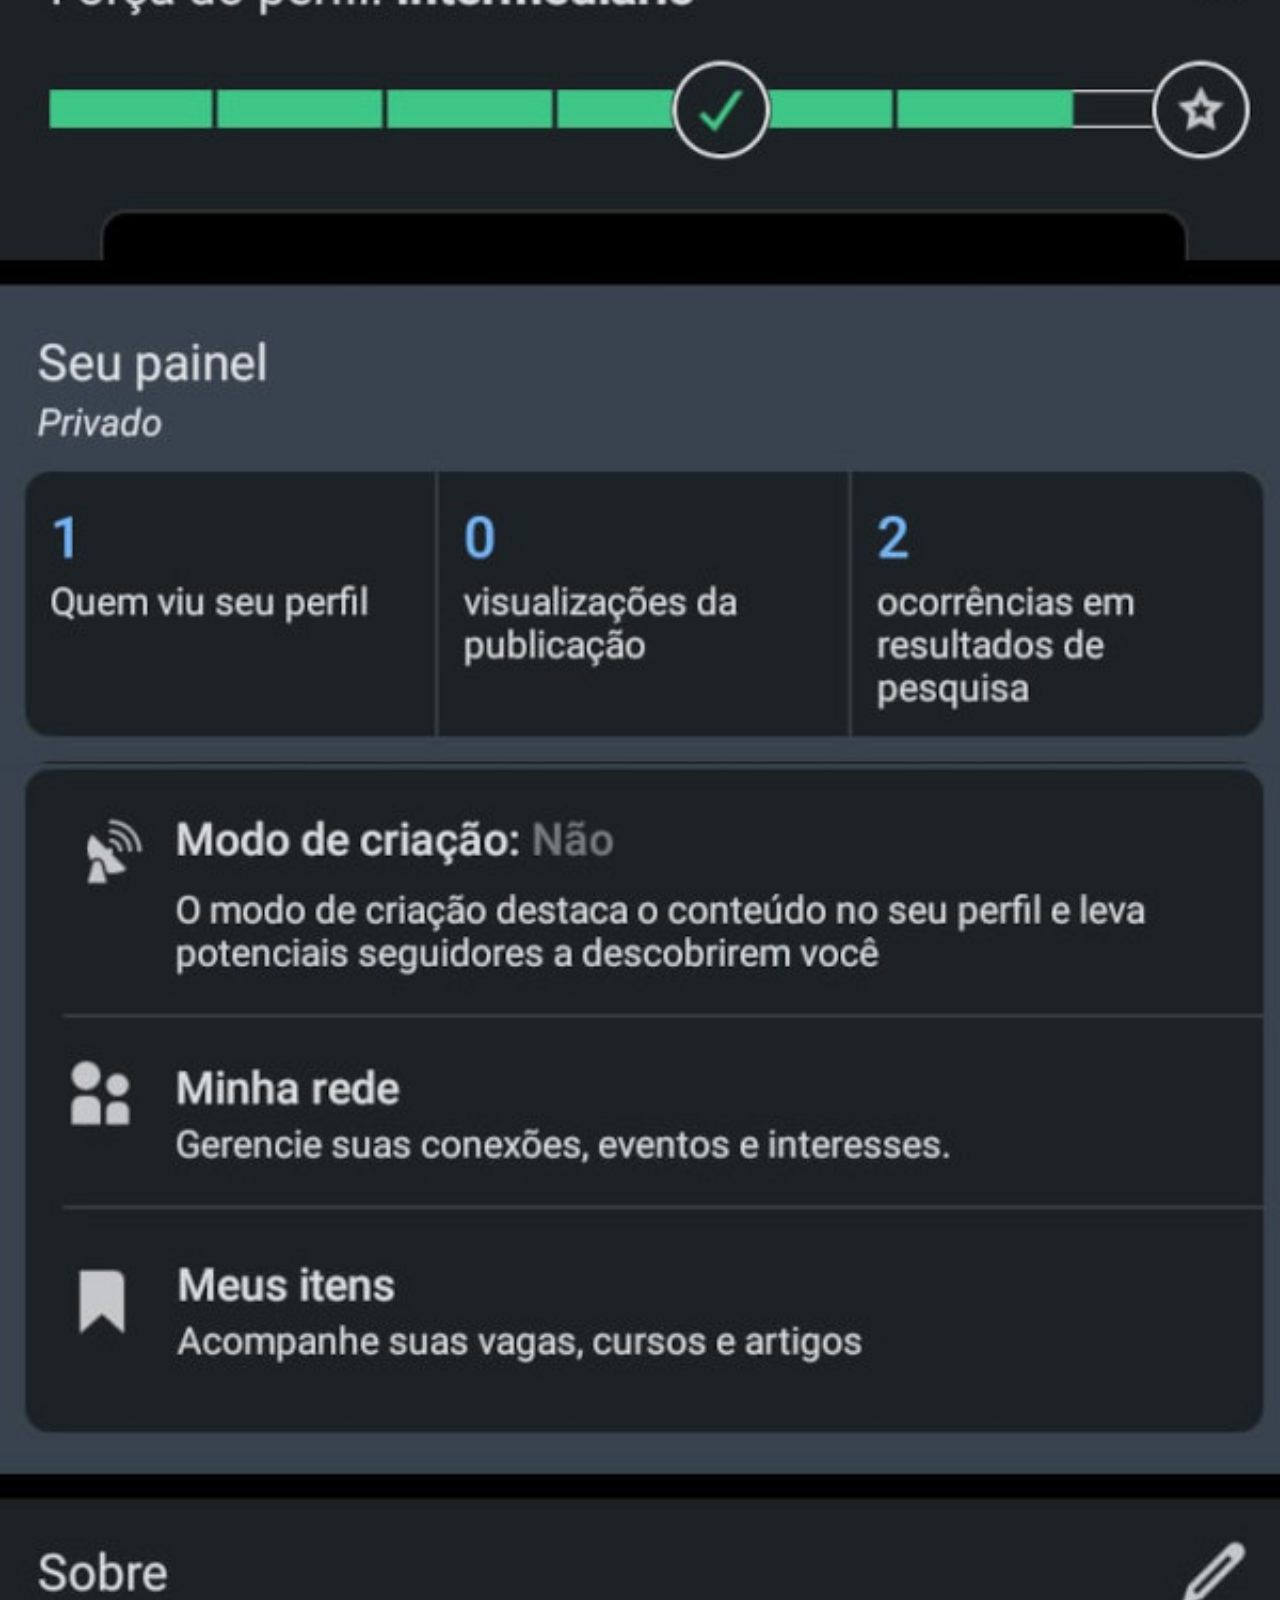
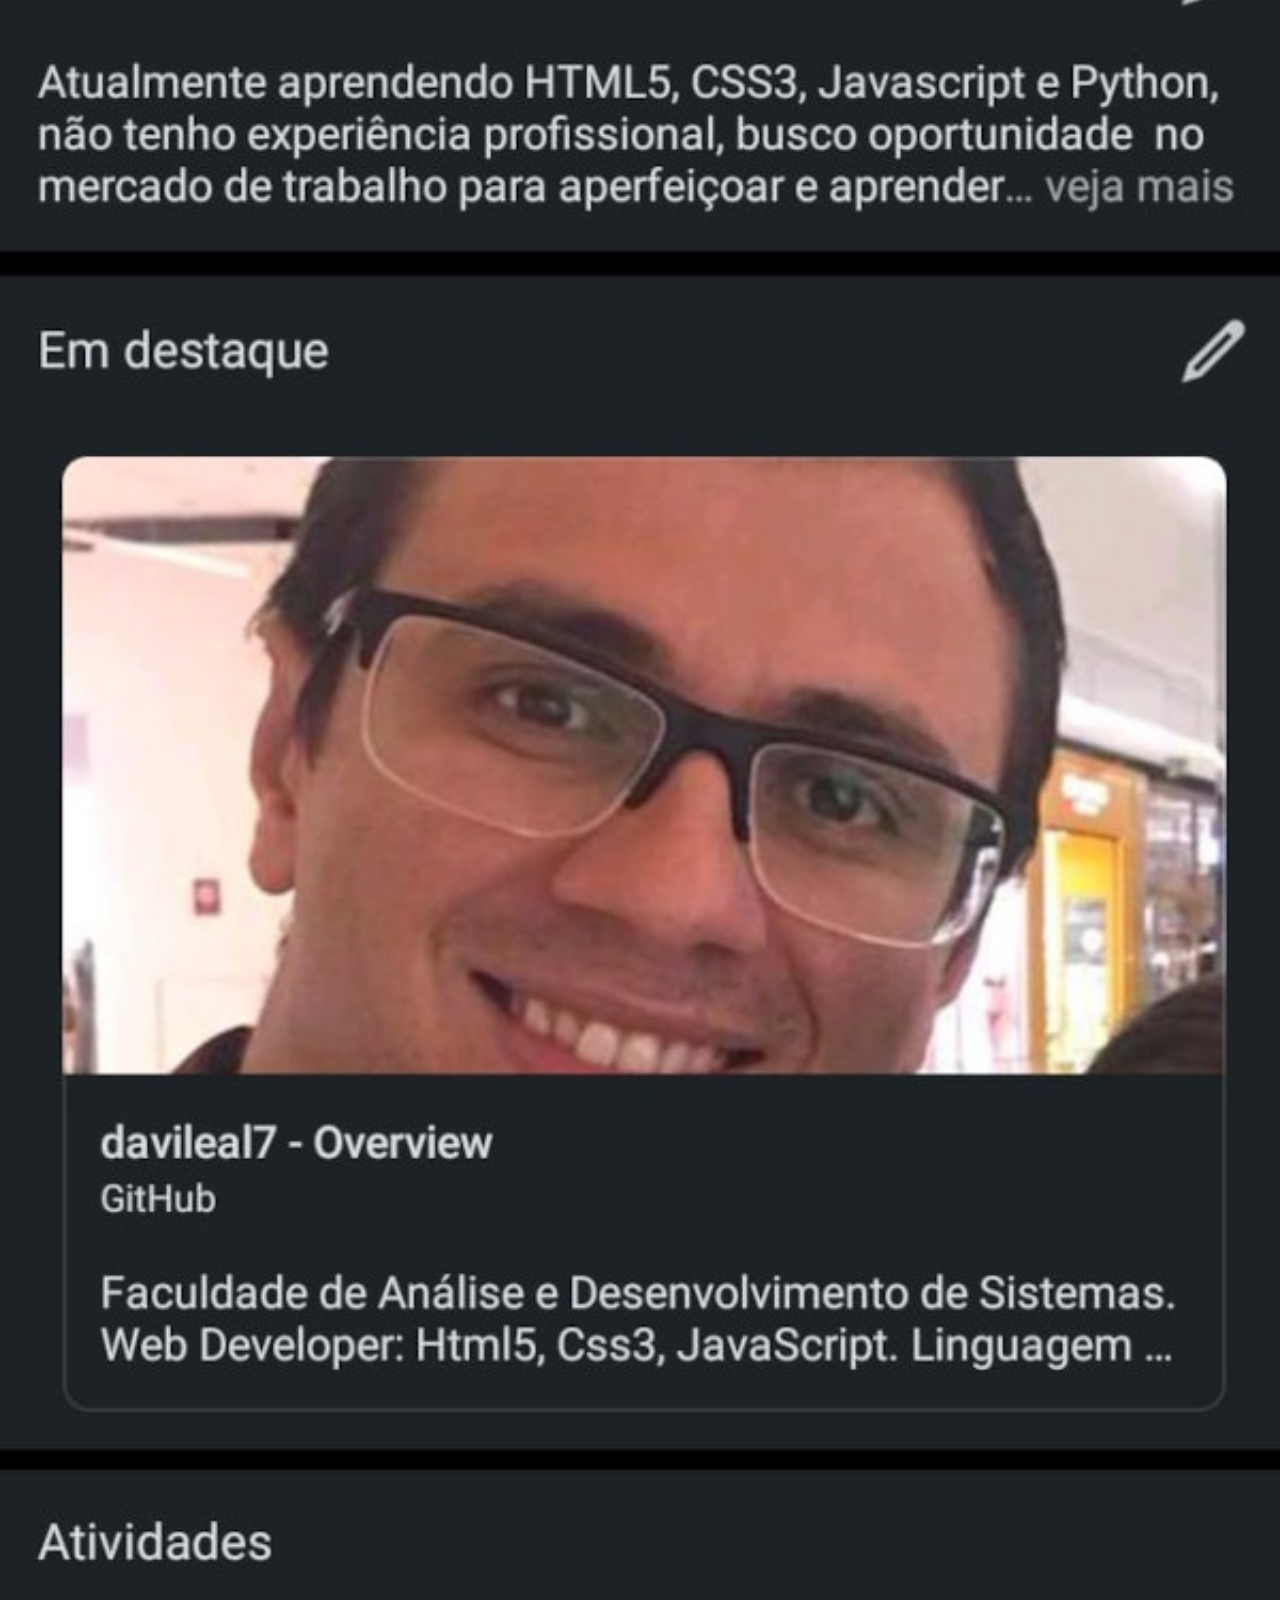
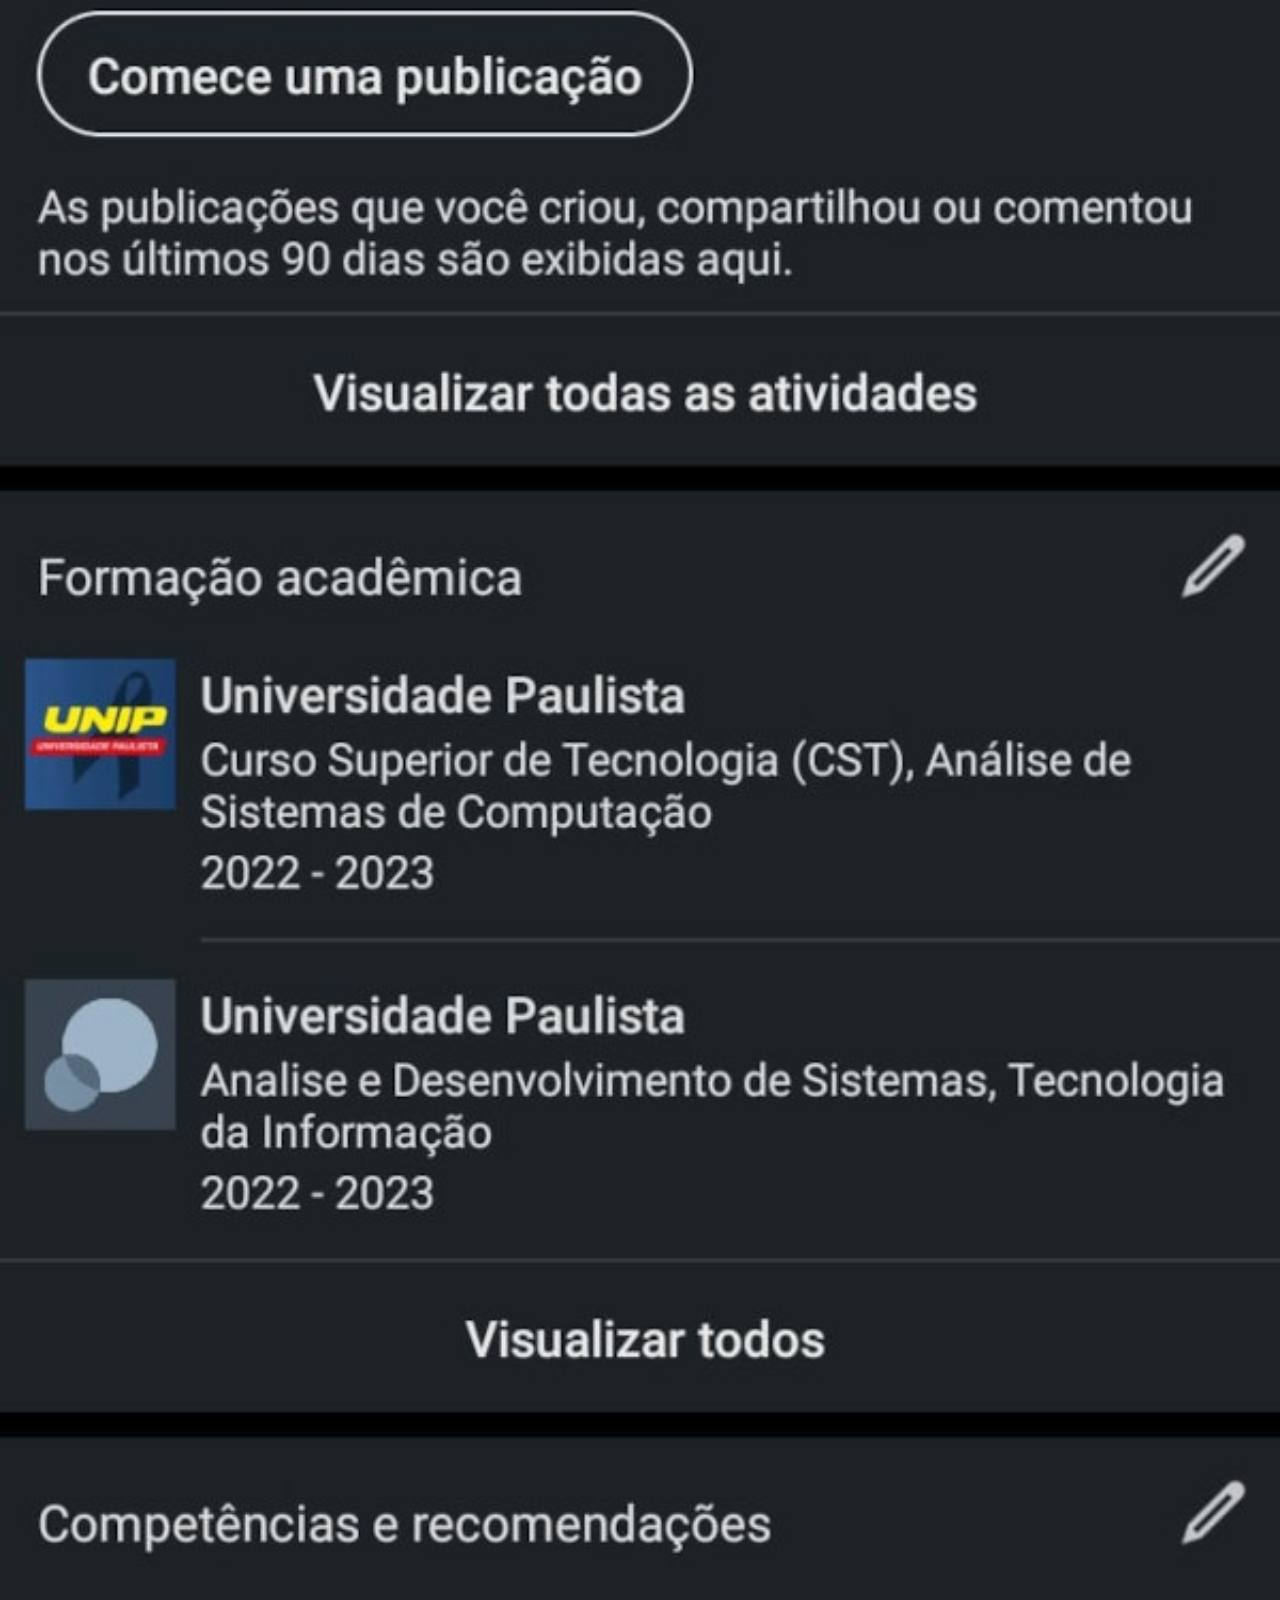
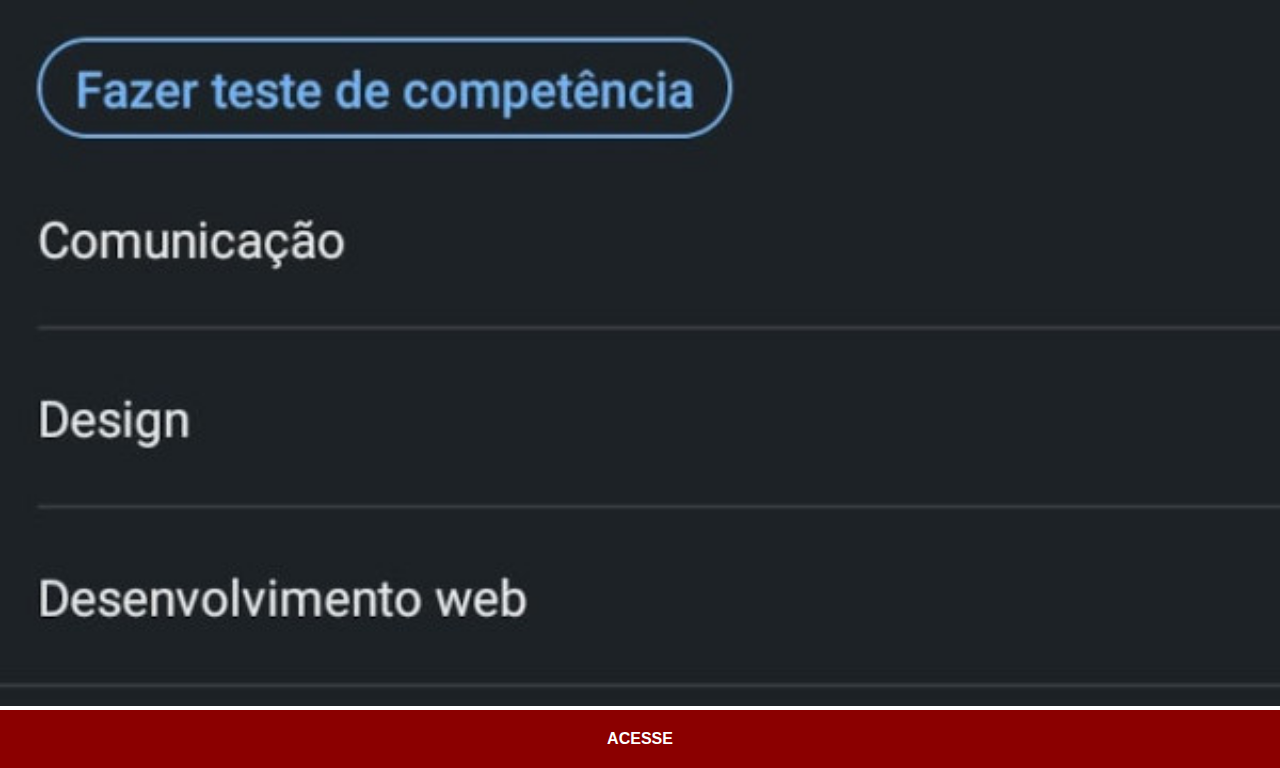
<file: linkedln.html>
<!DOCTYPE html>
<html lang="pt-br">
<head>
    <meta charset="UTF-8">
    <meta http-equiv="X-UA-Compatible" content="IE=edge">
    <meta name="viewport" content="width=device-width, initial-scale=1.0">
    <link rel="stylesheet" href="estilos/social.css">
    <title>linkedln</title>
</head>
<body>
    <img src="imagens/meulinkedln.jpg" alt="linkedln">
    <a href="https://www.linkedin.com/in/davi-moreira-leal-8b773622b/">ACESSE</a>
    
</body>
</html>
</file>
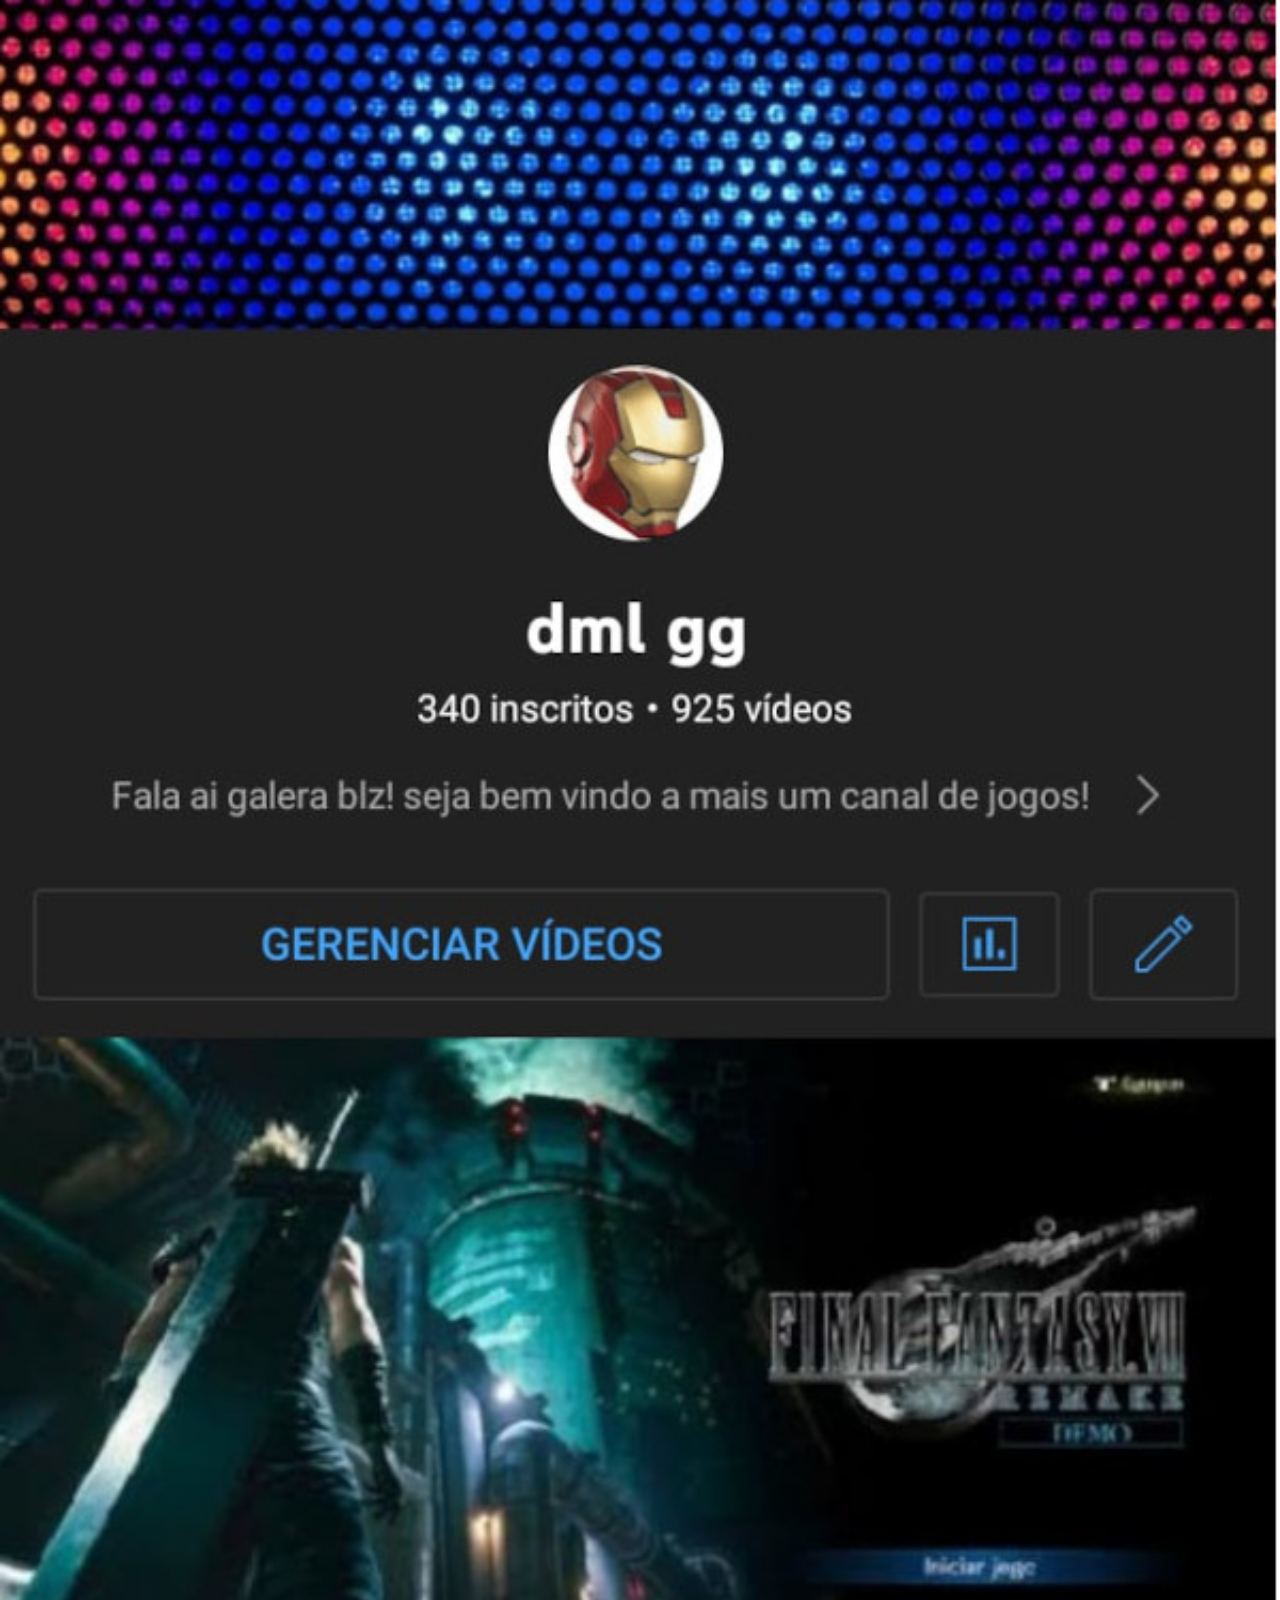
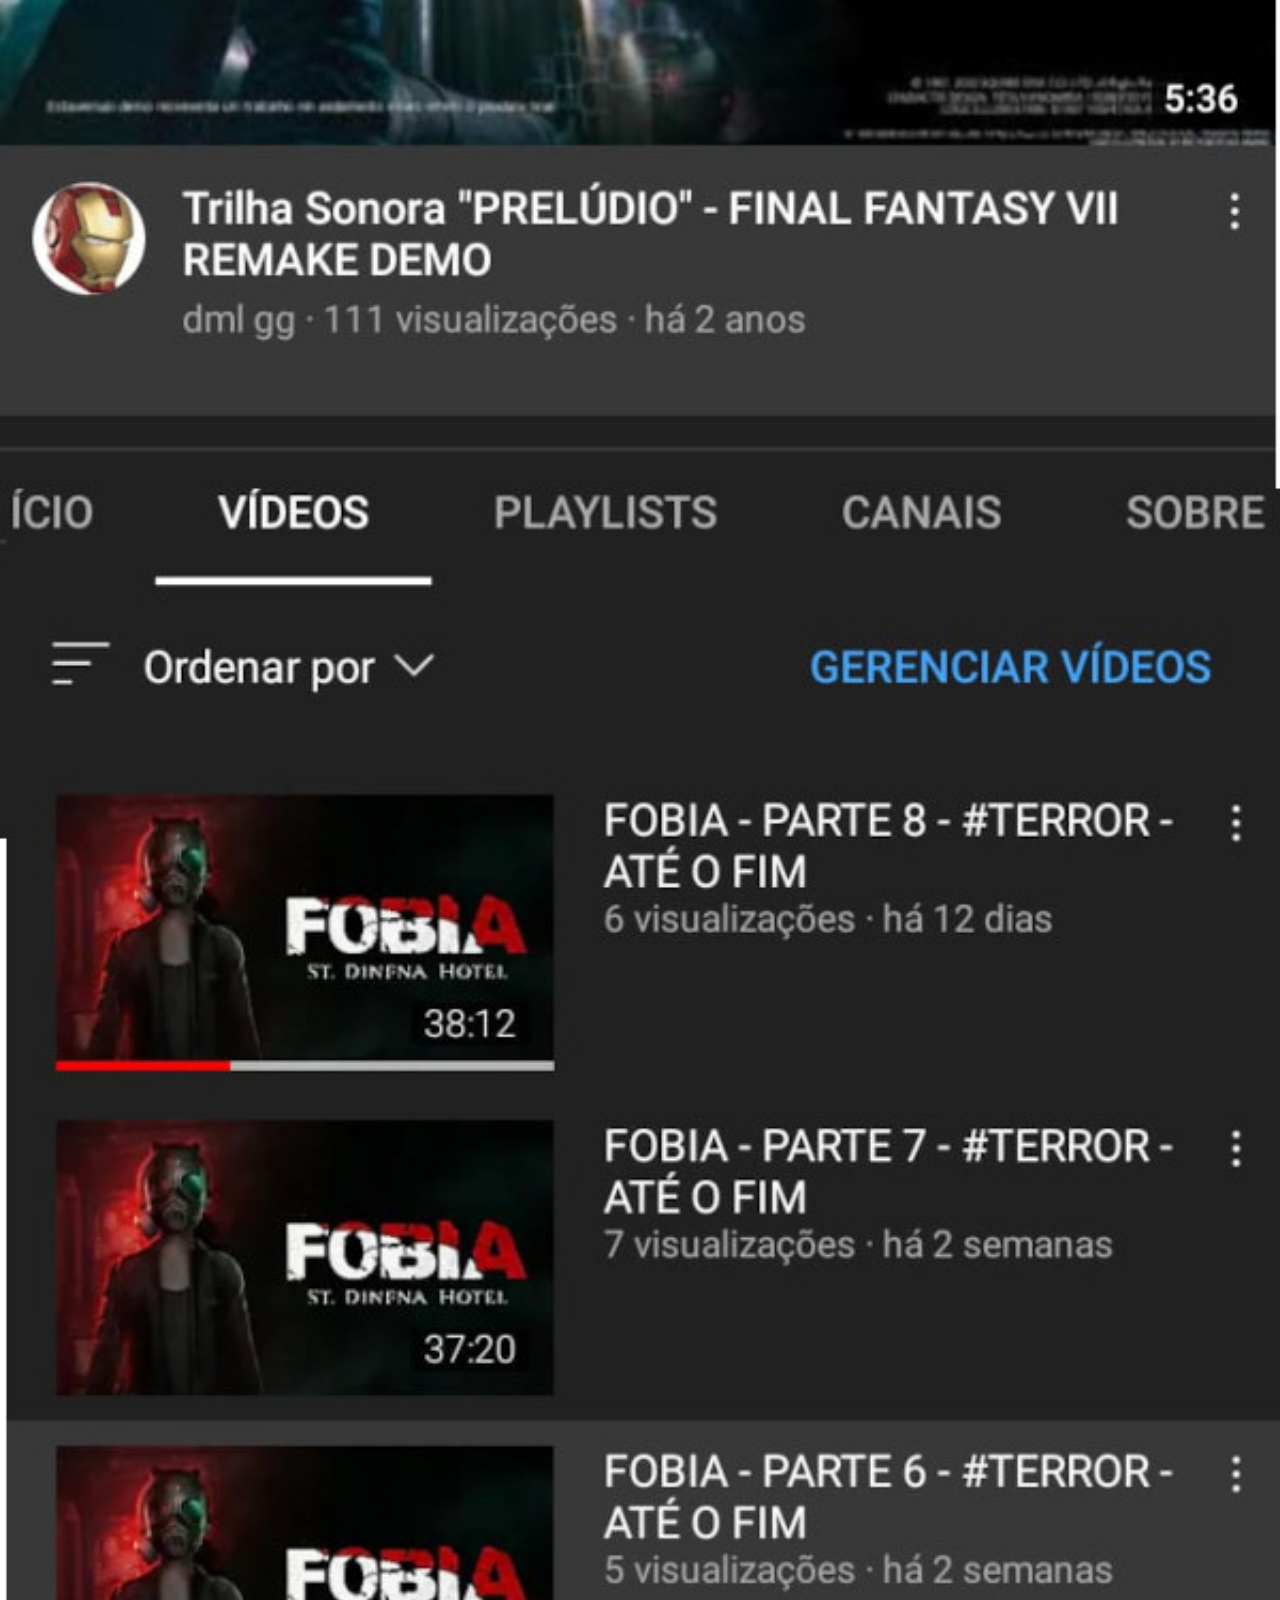
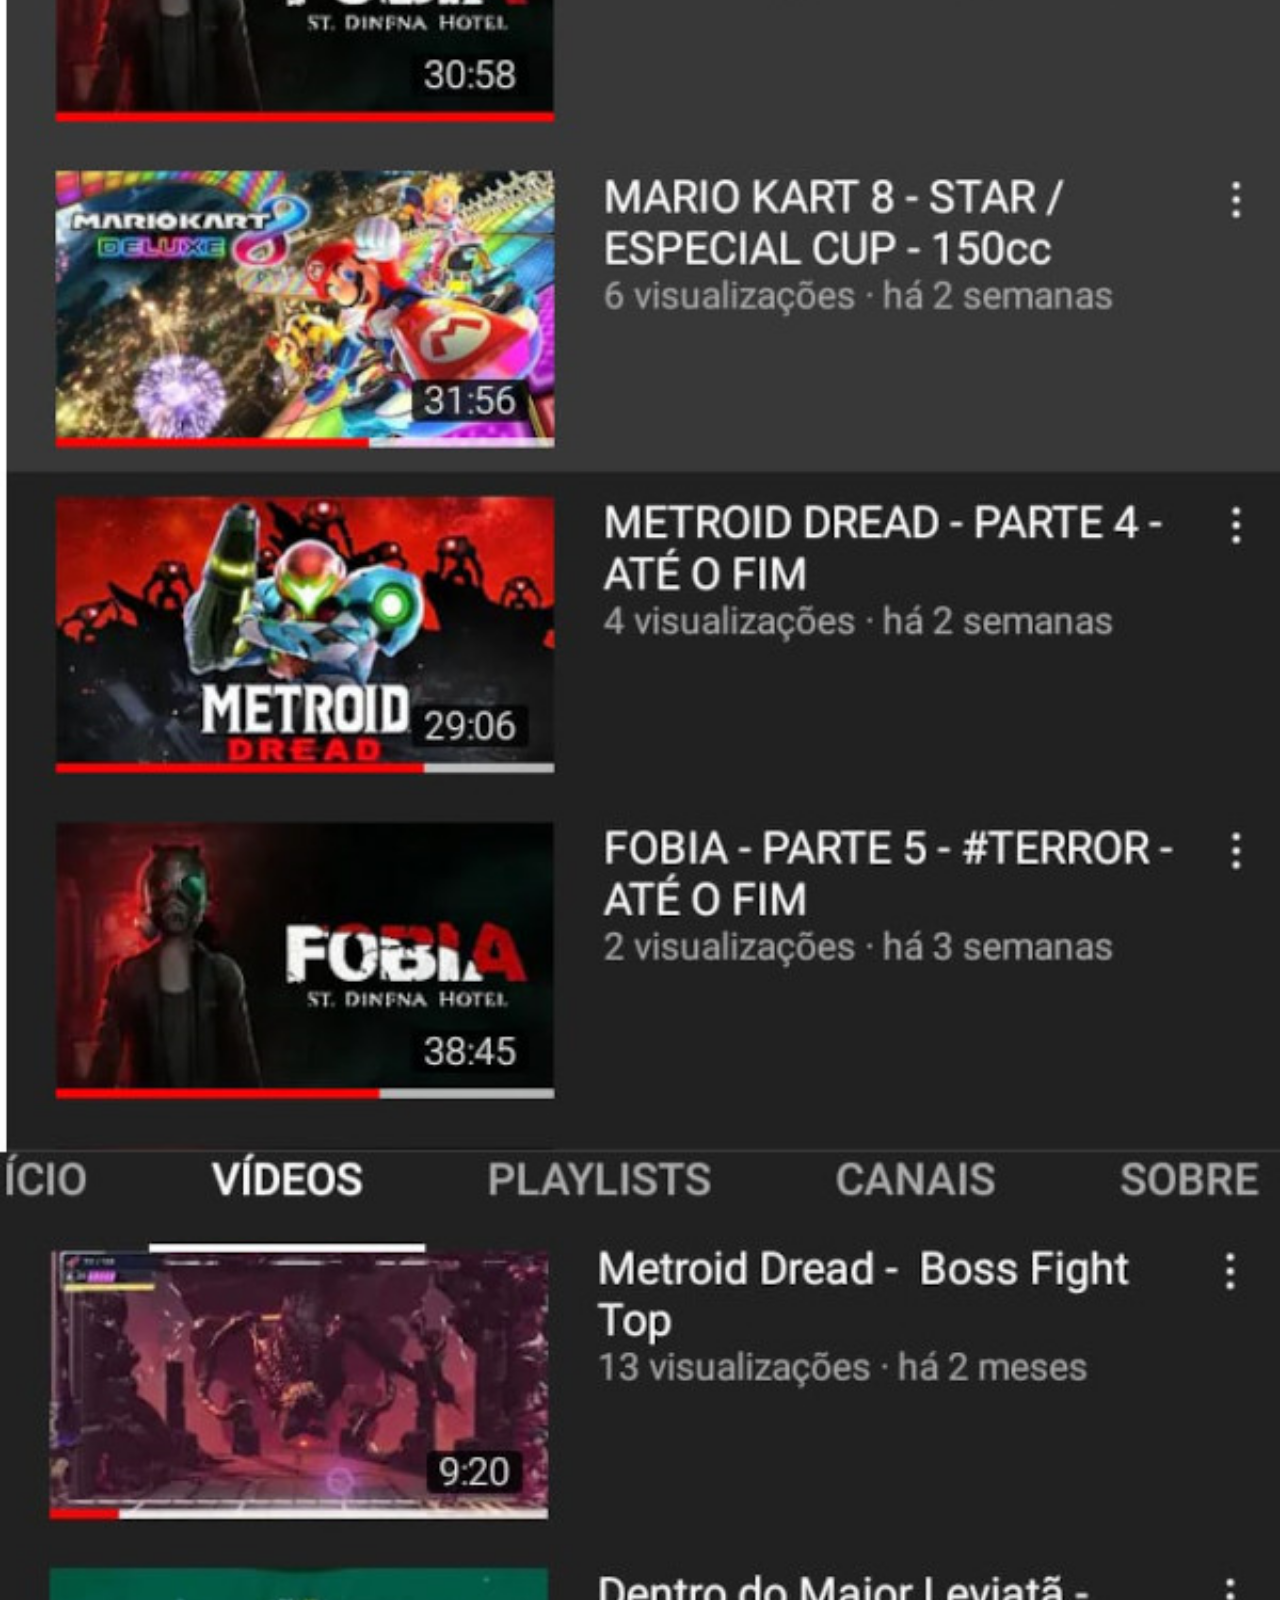
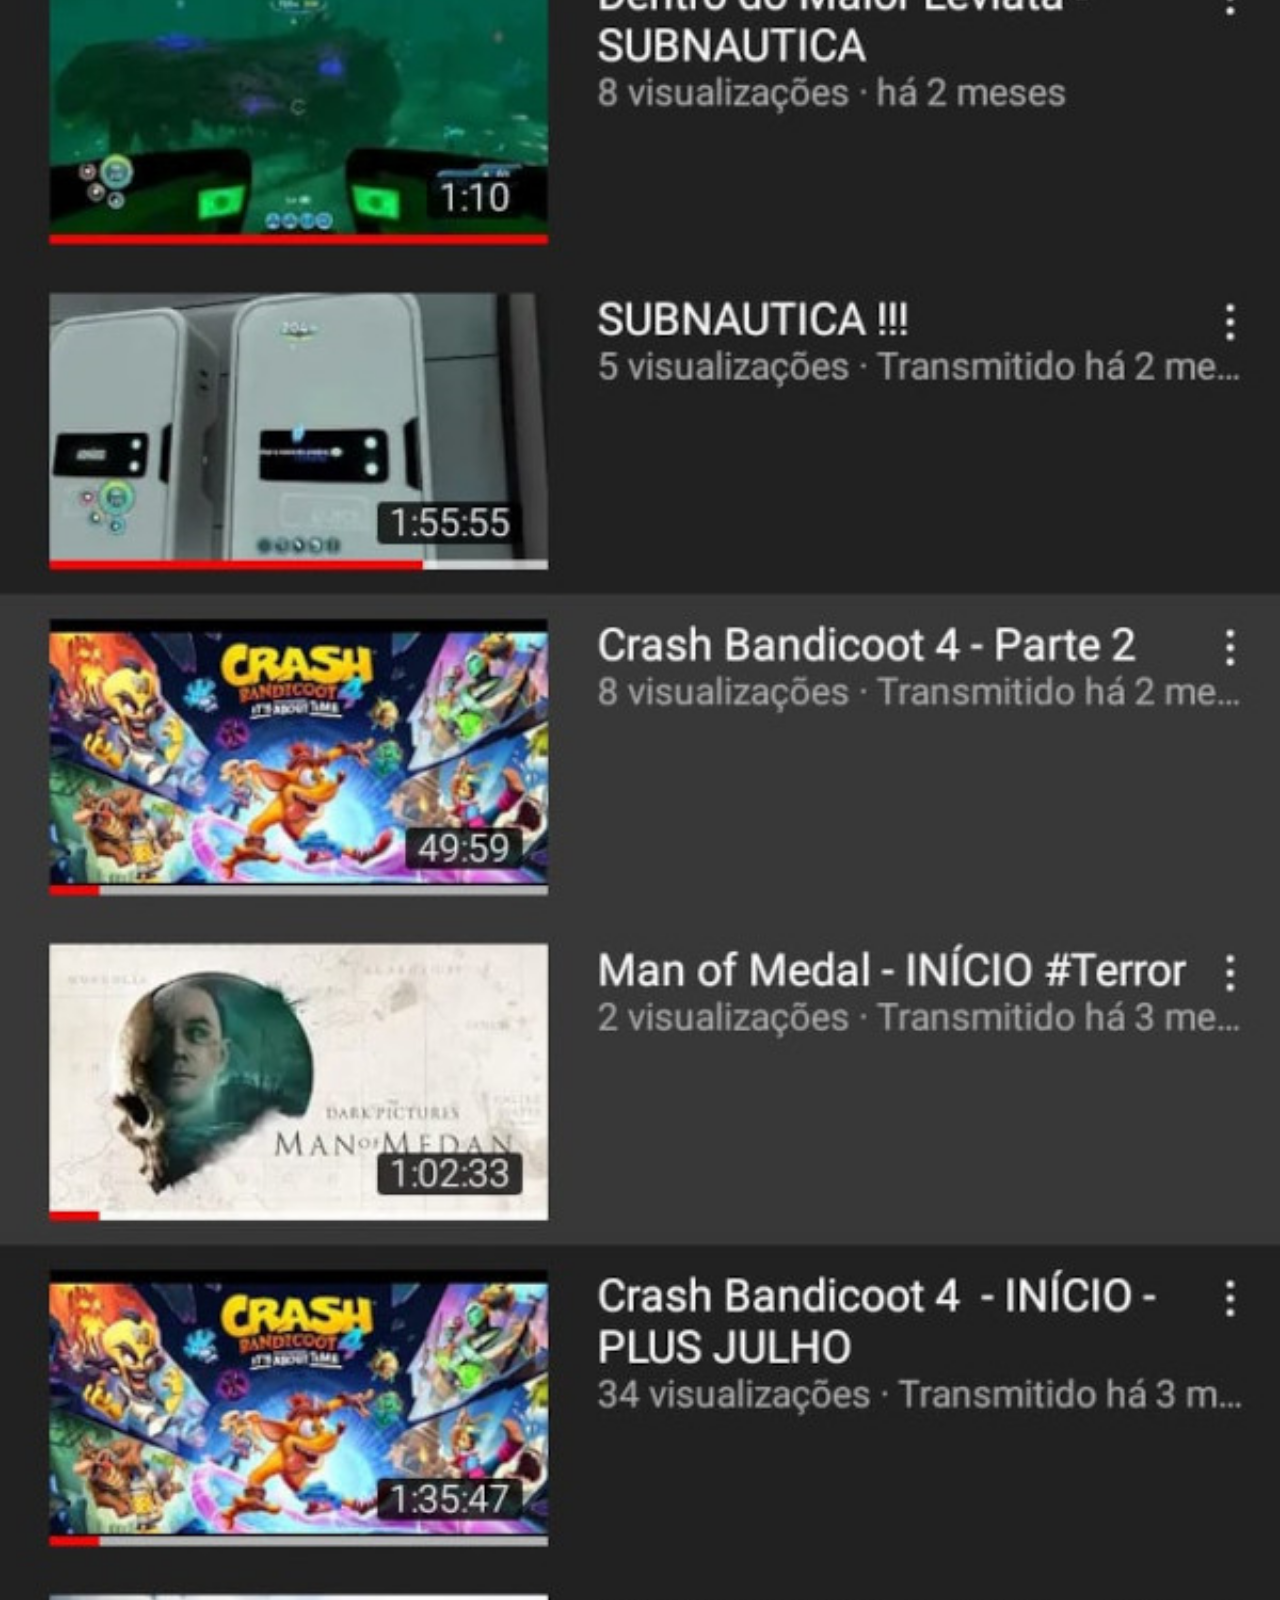
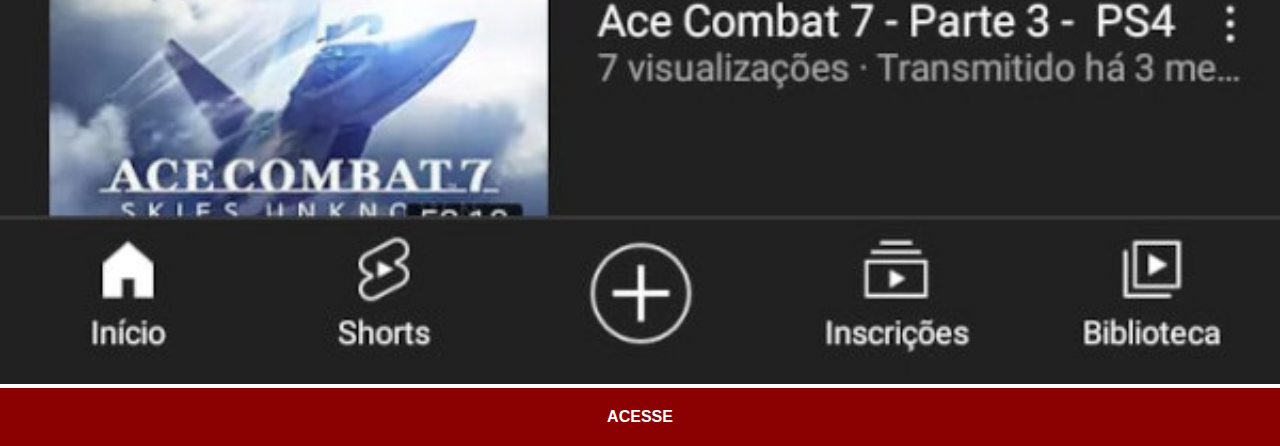
<file: youtube.html>
<!DOCTYPE html>
<html lang="pt-br">
<head>
    <meta charset="UTF-8">
    <meta http-equiv="X-UA-Compatible" content="IE=edge">
    <meta name="viewport" content="width=device-width, initial-scale=1.0">
    <link rel="stylesheet" href="estilos//social.css">
    <title>YouTube</title>
    
</head>
<body>
    <img src="imagens/meuyoutube.jpg" alt="YouTube">
    <a href="https://www.youtube.com/channel/UCPp3oRkmwVYSwICCdNwOhNA/featured" target="_blank">ACESSE</a>
    
</body>
</html>
</file>
<file: estilos/style.css>
@charset "UTF-8";

* {
    margin: 0px;
    padding: 0px;

}

html, body {
    height: 100vh;
    width: 100vw;
    background-color: black;
}

body {
    background: url('../imagens/fundo-madeira.jpg') 
    no-repeat top center;
    background-size: cover;
    background-attachment: fixed;
}

main {
    position: relative;
    height: 100vh;
    
}

section#telefone {
    position: absolute;
    top: 50%;
    left: 50%;
    transform: translate(-50%,-50%);

    height: 627px;
    width: 311px;
    
    background: url("../imagens/frame-iphone.png") 
    no-repeat;
    
}

iframe#tela {
    position: relative;
    top: 80px;
    left: 22px;
    width: 268px;
    height: 471px;
}

section#redes-sociais img {
    
    width: 50px;
    margin: 10px;
    border-radius: 50%;
    box-shadow: 2px 2px 5px rgba(0, 0, 0, 0.404);
    
}

section#redes-sociais img:hover {
    border:2px solid rgb(179, 173, 173);
    transform: translate(-3px,-3px);
    box-shadow: 5px 5px 10px rgba(0, 0, 0, 0.699);
    transition: 0.5s; border: 1s;

}
</file>
<file: estilos/social.css>
@charset "UTF-8";

* {
    margin: 0px;
    padding: 0px;
    font-family: Arial, Helvetica, sans-serif;
}

::-webkit-scrollbar {    /*tira a barra de rolagem */
    width: 0px; 
    height: px;
}

img {
    width: 100vw;
    
}

a {
    display: block;
    background-color: darkred;
    color: white;
    padding: 20px;
    text-align: center;
    font-weight: bolder;
    text-decoration: none;
}

a:hover {
    background-color: red;
}
</file>
